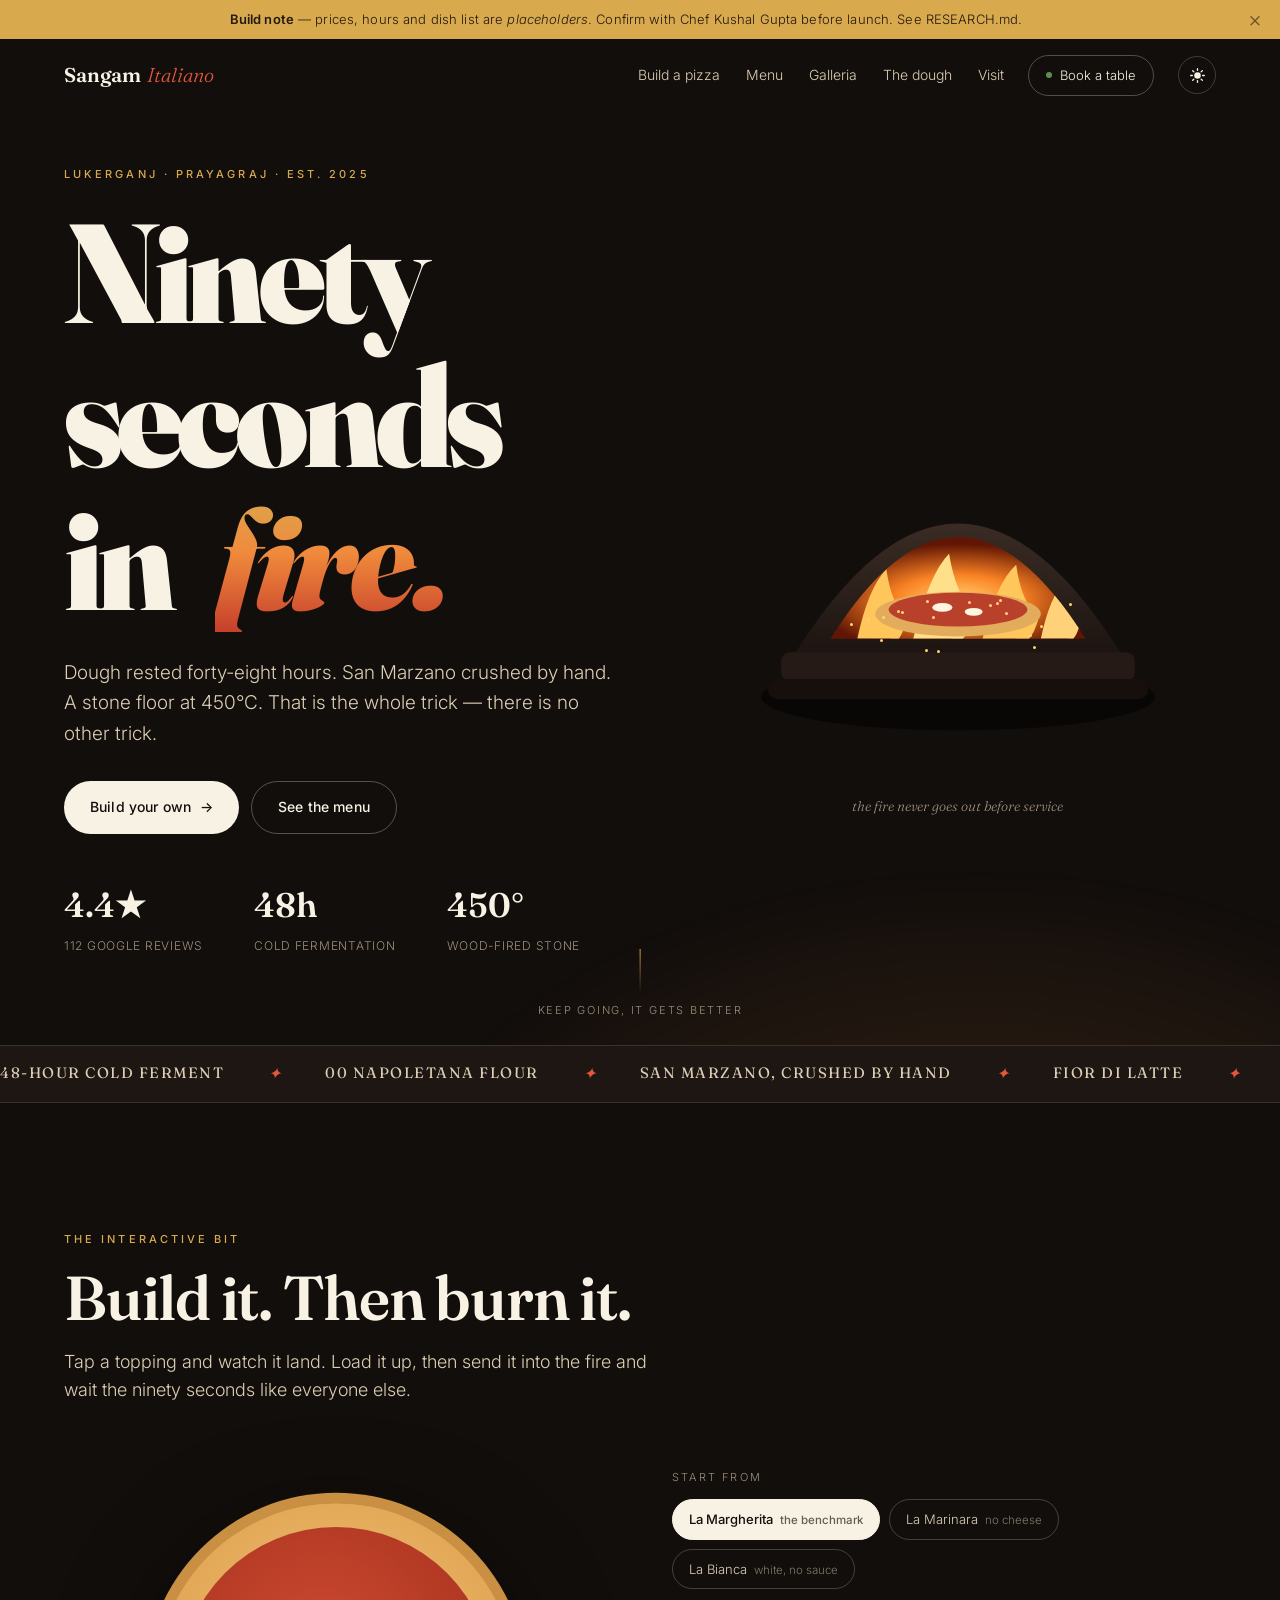
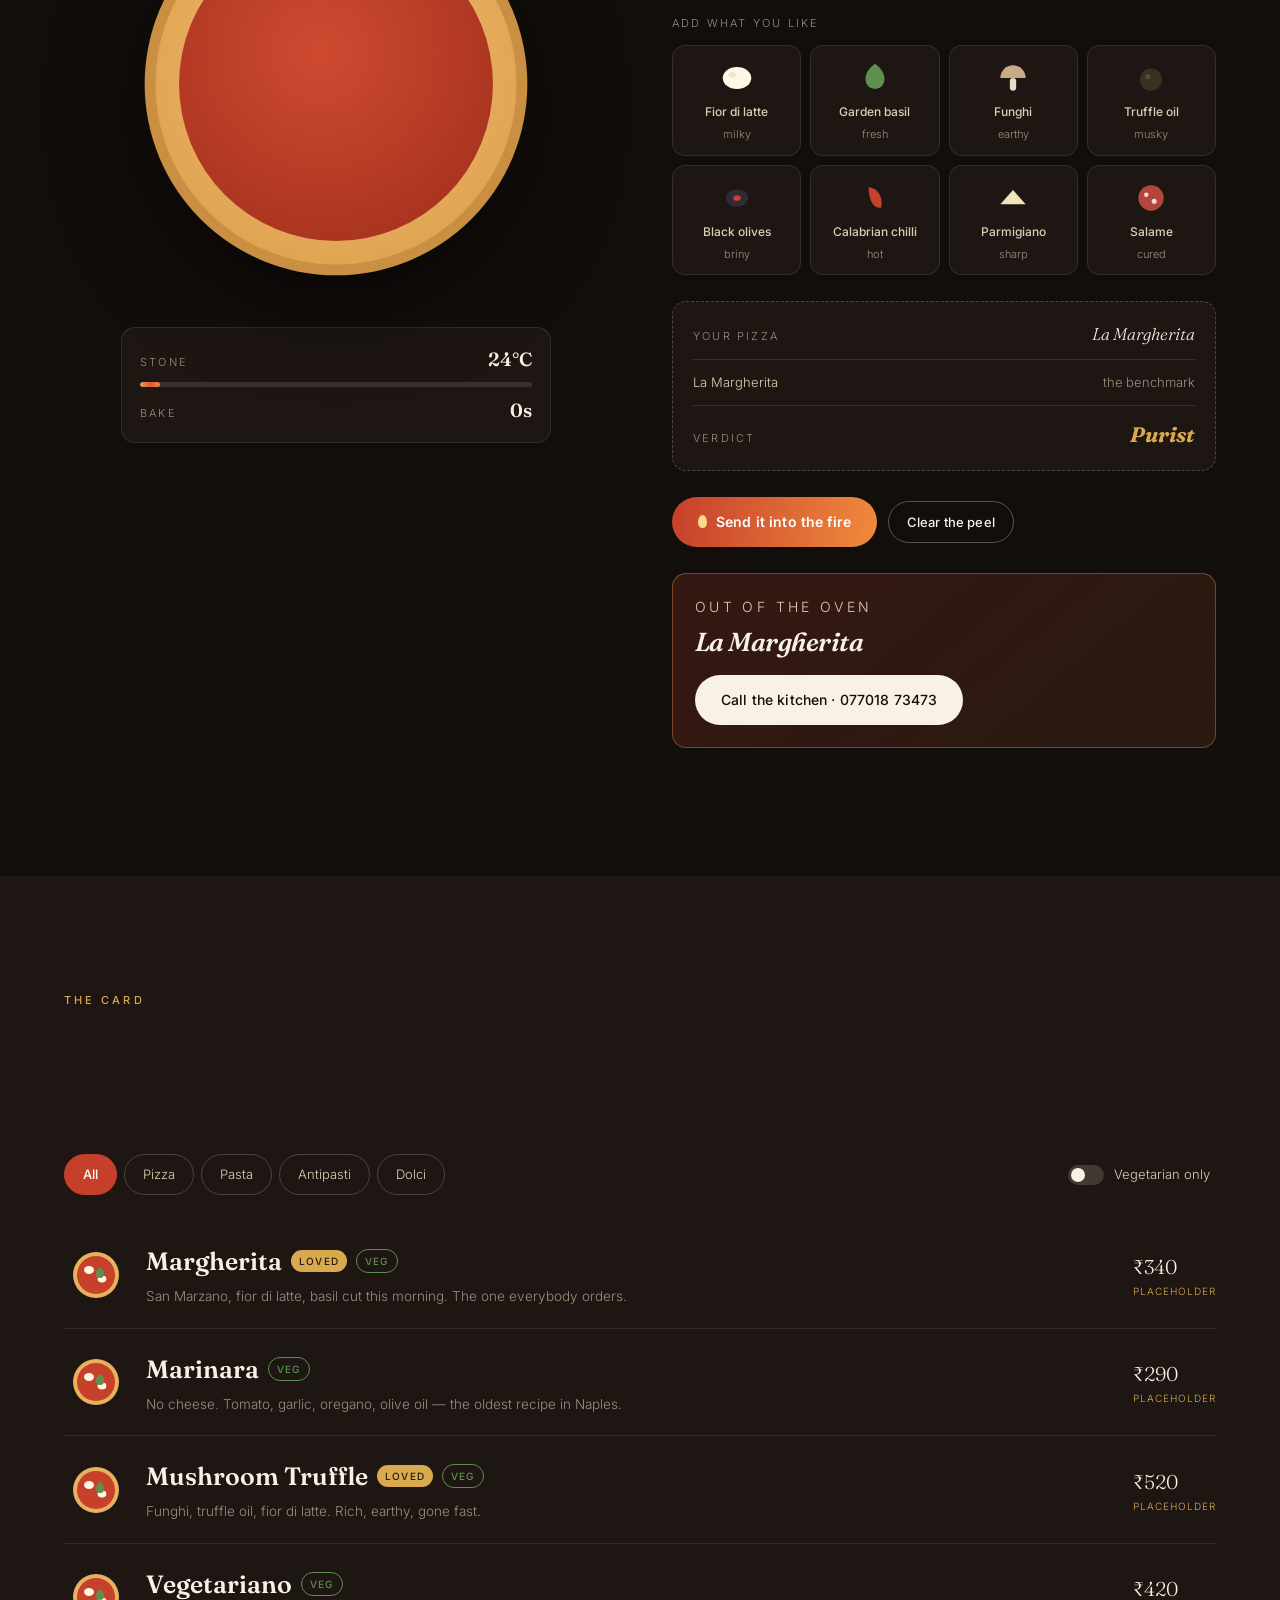
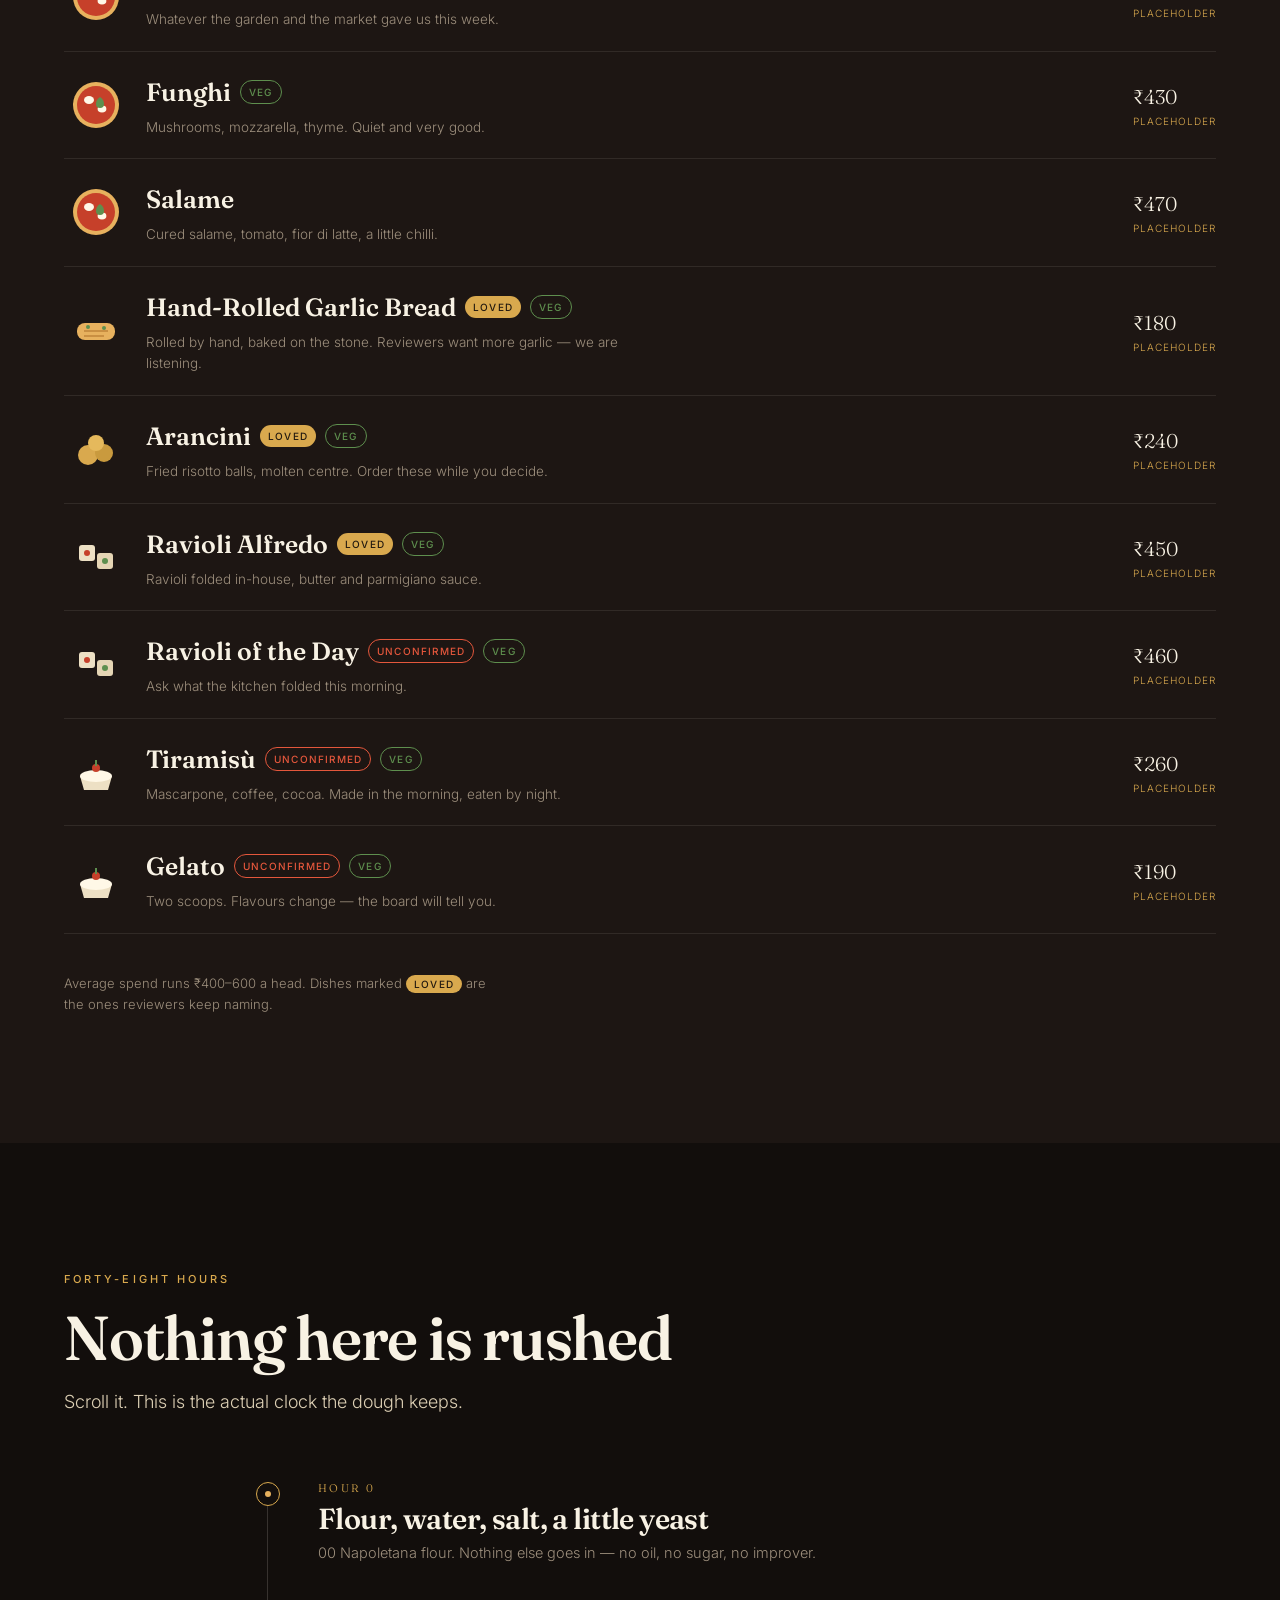
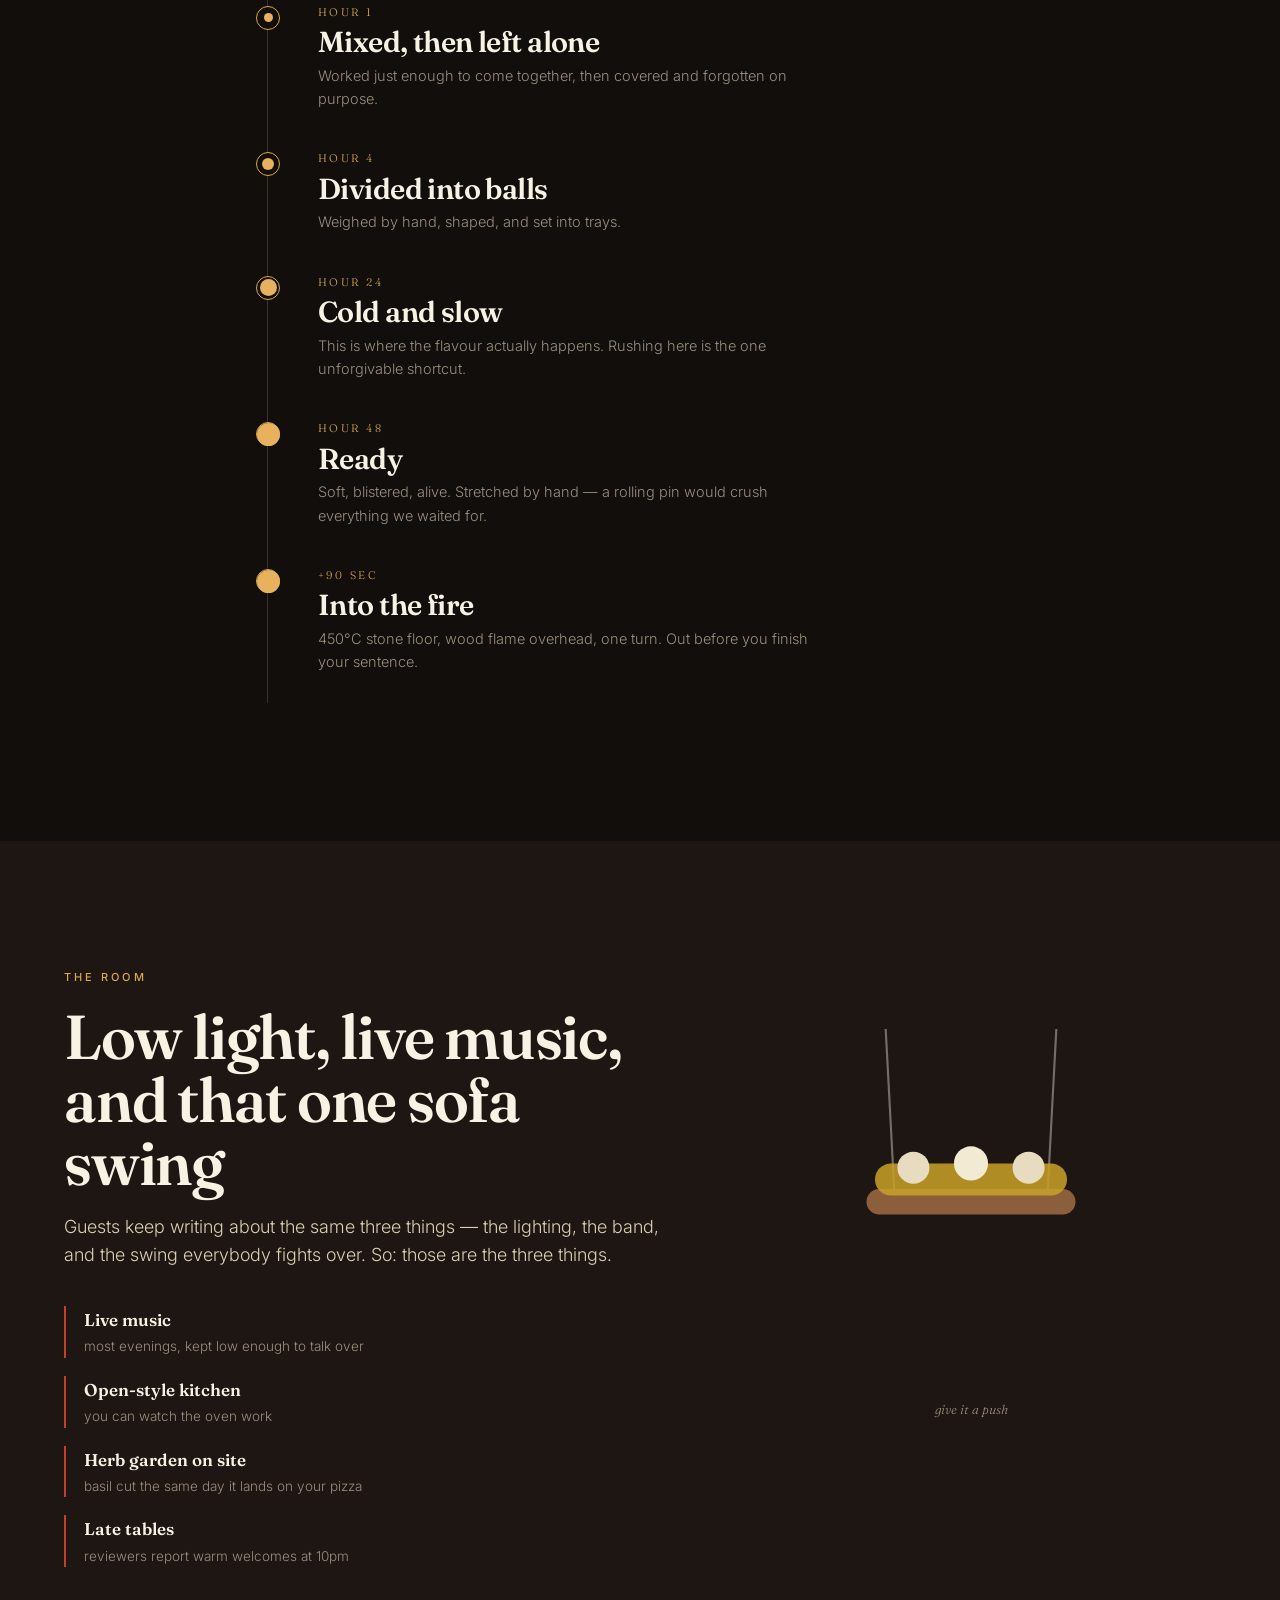
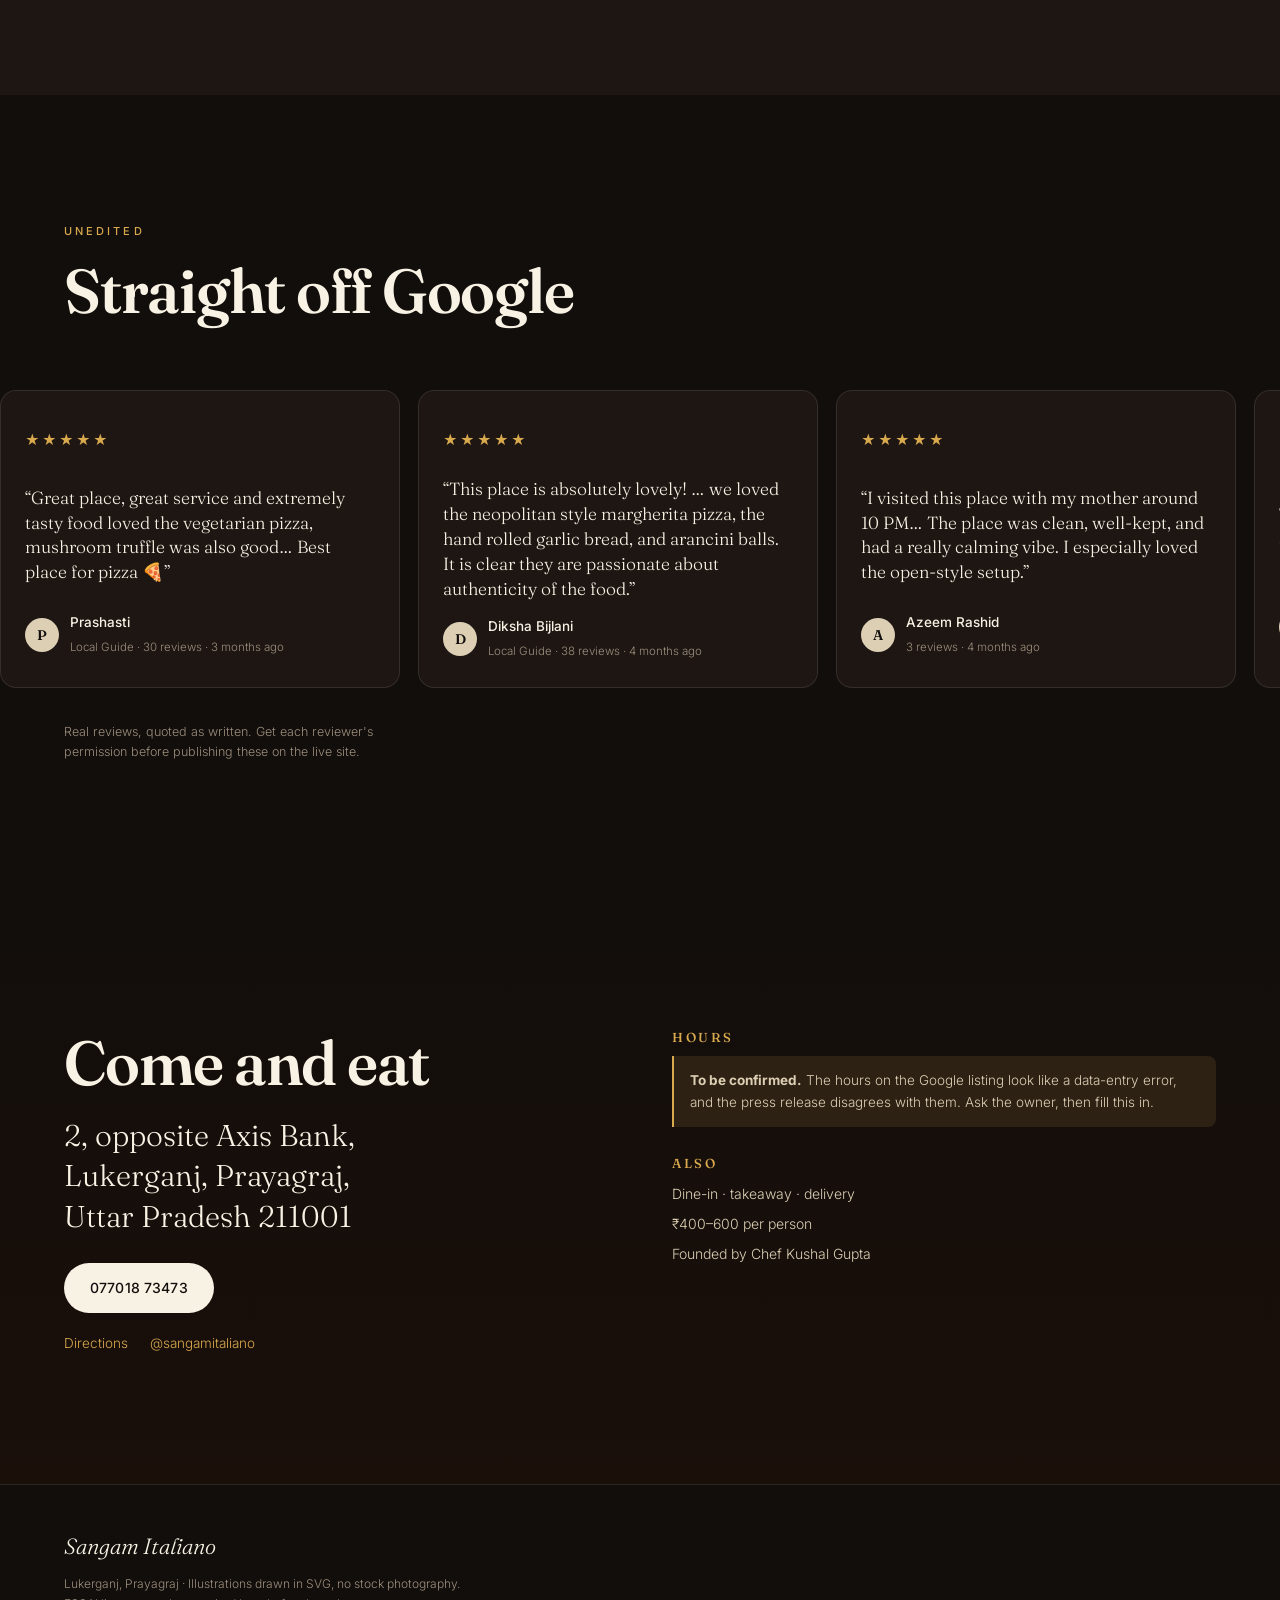
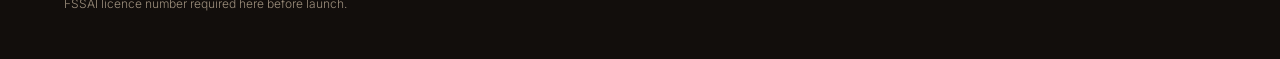
<file: index.html>
<!DOCTYPE html>
<html lang="en">
<head>
<meta charset="utf-8">
<meta name="viewport" content="width=device-width,initial-scale=1">
<title>Sangam Italiano — Wood-Fired Napoletana in Prayagraj</title>
<meta name="description" content="Handmade ravioli, 48-hour fermented Napoletana dough, wood-fired pizza. Lukerganj, Prayagraj. Founded by Chef Kushal Gupta.">
<link rel="preconnect" href="https://fonts.googleapis.com">
<link rel="preconnect" href="https://fonts.gstatic.com" crossorigin>
<link href="https://fonts.googleapis.com/css2?family=Fraunces:opsz,wght@9..144,300;9..144,400;9..144,600;9..144,900&family=Inter:wght@300;400;500;600&display=swap" rel="stylesheet">
<link rel="stylesheet" href="styles.css">
<script>
/* Applied before first paint so a saved light theme doesn't flash dark.
   Dark is the default — we deliberately ignore prefers-color-scheme. */
try{var t=localStorage.getItem('sangam-theme')||'dark';
    document.documentElement.setAttribute('data-theme',t);}catch(e){}
</script>
</head>
<body>

<!-- ══ DEV NOTE — delete this block before going live ══ -->
<div class="devnote" id="devnote">
  <strong>Build note</strong> — prices, hours and dish list are <em>placeholders</em>.
  Confirm with Chef Kushal Gupta before launch. See RESEARCH.md.
  <button type="button" data-close-devnote aria-label="Dismiss build note">&times;</button>
</div>

<!-- ══ PRELOADER ══ -->
<div class="preload" id="preload" aria-hidden="true">
  <svg viewBox="0 0 120 120" class="preload__dough">
    <circle cx="60" cy="60" r="34" class="preload__ball"></circle>
  </svg>
  <p class="preload__word">stretching the dough</p>
</div>

<div class="hungerbar" id="hungerbar"><span></span></div>
<div class="glow" id="glow" aria-hidden="true"></div>

<!-- ══ NAV ══ -->
<header class="nav" id="nav">
  <a href="#top" class="nav__mark">
    <span class="nav__mark-s">Sangam</span><span class="nav__mark-i">Italiano</span>
  </a>
  <nav class="nav__links" id="navLinks" aria-label="Main">
    <a href="#forge">Build a pizza</a>
    <a href="#menu">Menu</a>
    <a href="galleria.html">Galleria</a>
    <a href="#dough">The dough</a>
    <a href="#visit">Visit</a>
  </nav>
  <a class="nav__cta" href="tel:07701873473">
    <span class="nav__cta-dot"></span><span class="nav__cta-txt">Book a table</span>
    <svg class="nav__cta-ico" viewBox="0 0 24 24" aria-hidden="true"><path d="M6.6 10.8c1.1 2.2 2.9 4 5.1 5.1l1.9-1.9c.3-.3.7-.4 1-.2 1.1.4 2.3.6 3.5.6.6 0 1 .4 1 1V19c0 .6-.4 1-1 1-8.3 0-15-6.7-15-15 0-.6.4-1 1-1h3.6c.6 0 1 .4 1 1 0 1.2.2 2.4.6 3.5.1.4 0 .8-.2 1l-2 2z" fill="currentColor"/></svg>
  </a>
  <button class="themetog" id="themeTog" aria-label="Switch to light mode" aria-pressed="false">
    <svg class="themetog__sun" viewBox="0 0 24 24" aria-hidden="true"><circle cx="12" cy="12" r="4.6" fill="currentColor"/><g stroke="currentColor" stroke-width="1.9" stroke-linecap="round"><path d="M12 2.4v2.3M12 19.3v2.3M2.4 12h2.3M19.3 12h2.3M5.2 5.2l1.7 1.7M17.1 17.1l1.7 1.7M18.8 5.2l-1.7 1.7M6.9 17.1l-1.7 1.7"/></g></svg>
    <svg class="themetog__moon" viewBox="0 0 24 24" aria-hidden="true"><path d="M20.5 15.2A9 9 0 019.3 3.9a9 9 0 107.3 14.4 9.05 9.05 0 013.9-3.1z" fill="currentColor"/></svg>
  </button>
  <button class="burger" id="burger" aria-label="Open menu" aria-expanded="false" aria-controls="navLinks">
    <span></span><span></span><span></span>
  </button>
</header>

<main id="top">

<!-- ══ HERO ══ -->
<section class="hero">
  <div class="hero__heat" aria-hidden="true"></div>
  <div class="hero__leaves" id="leaves" aria-hidden="true"></div>

  <div class="hero__inner">
    <div class="hero__copy">
      <p class="eyebrow reveal">Lukerganj &middot; Prayagraj &middot; est. 2025</p>
      <h1 class="hero__h1">
        <span class="reveal" style="--d:.05s">Ninety</span>
        <span class="reveal" style="--d:.12s">seconds</span>
        <span class="reveal" style="--d:.19s">in</span>
        <span class="reveal hero__flame" style="--d:.26s">fire.</span>
      </h1>
      <p class="hero__sub reveal" style="--d:.34s">
        Dough rested forty-eight hours. San Marzano crushed by hand.
        A stone floor at 450&deg;C. That is the whole trick — there is no other trick.
      </p>
      <div class="hero__acts reveal" style="--d:.42s">
        <a class="btn btn--fill" href="#forge">Build your own <span aria-hidden="true">&rarr;</span></a>
        <a class="btn btn--ghost" href="#menu">See the menu</a>
      </div>
      <dl class="hero__stats reveal" style="--d:.5s">
        <div><dt>4.4&#9733;</dt><dd>112 Google reviews</dd></div>
        <div><dt>48h</dt><dd>cold fermentation</dd></div>
        <div><dt>450&deg;</dt><dd>wood-fired stone</dd></div>
      </dl>
    </div>

    <div class="hero__stage">
      <div class="oven" id="oven">
        <svg viewBox="0 0 420 420" class="oven__svg" aria-label="A wood-fired oven with a pizza turning inside">
          <defs>
            <radialGradient id="mouthGlow" cx="50%" cy="62%" r="55%">
              <stop offset="0%" stop-color="#FFD27A"/>
              <stop offset="45%" stop-color="#F0842E"/>
              <stop offset="100%" stop-color="#5B1607"/>
            </radialGradient>
            <linearGradient id="domeG" x1="0" y1="0" x2="0" y2="1">
              <stop offset="0%" stop-color="#3A2C24"/>
              <stop offset="100%" stop-color="#1B1310"/>
            </linearGradient>
            <clipPath id="mouthClip"><path d="M96 300 Q210 118 324 300 Z"/></clipPath>
          </defs>
          <ellipse cx="210" cy="352" rx="176" ry="30" class="oven__shadow"/>
          <path d="M60 320 Q210 74 360 320 Z" fill="url(#domeG)"/>
          <path d="M96 300 Q210 118 324 300 Z" fill="url(#mouthGlow)" class="oven__mouth"/>
          <g clip-path="url(#mouthClip)">
            <g class="oven__fire">
              <path class="flame f1" d="M120 300 q10-46 26-62 q4 30 18 44 q-6 26 -14 18 z"/>
              <path class="flame f2" d="M170 300 q14-58 32-76 q6 36 22 54 q-8 32 -20 22 z"/>
              <path class="flame f3" d="M232 300 q12-50 30-66 q4 32 20 48 q-8 28 -20 18 z"/>
              <path class="flame f4" d="M284 300 q8-38 22-52 q4 24 14 36 q-6 22 -12 16 z"/>
            </g>
            <g class="oven__pie" id="ovenPie">
              <ellipse cx="210" cy="278" rx="74" ry="20" fill="#E2AC5C"/>
              <ellipse cx="210" cy="274" rx="62" ry="15" fill="#B9412C"/>
              <ellipse cx="196" cy="272" rx="9" ry="4" fill="#FFF6E2"/>
              <ellipse cx="224" cy="276" rx="8" ry="3.5" fill="#FFF6E2"/>
            </g>
          </g>
          <rect x="52" y="312" width="316" height="26" rx="8" fill="#251A15"/>
          <rect x="40" y="336" width="340" height="18" rx="9" fill="#160F0C"/>
        </svg>
        <div class="oven__sparks" id="sparks" aria-hidden="true"></div>
      </div>
      <p class="oven__cap">the fire never goes out before service</p>
    </div>
  </div>

  <a href="#forge" class="scrollcue" aria-label="Scroll down">
    <span></span><em>keep going, it gets better</em>
  </a>
</section>

<!-- ══ MARQUEE ══ -->
<div class="marquee" aria-hidden="true">
  <div class="marquee__track" id="marqueeTrack"></div>
</div>

<!-- ══ THE FORGE ══ -->
<section class="forge" id="forge">
  <div class="sec-head">
    <p class="eyebrow reveal">The interactive bit</p>
    <h2 class="sec-h2 reveal">Build it. Then burn it.</h2>
    <p class="sec-lede reveal">
      Tap a topping and watch it land. Load it up, then send it into the fire and
      wait the ninety seconds like everyone else.
    </p>
  </div>

  <div class="forge__grid">
    <!-- pizza stage -->
    <div class="forge__stage reveal">
      <div class="peel" id="peel">
        <svg viewBox="0 0 400 400" class="pizza" id="pizza" aria-label="Your pizza in progress">
          <defs>
            <radialGradient id="crustG" cx="50%" cy="45%" r="60%">
              <stop offset="0%" stop-color="#F0C078"/>
              <stop offset="100%" stop-color="#DFA24F"/>
            </radialGradient>
            <radialGradient id="sauceG" cx="45%" cy="40%" r="65%">
              <stop offset="0%" stop-color="#CE4A31"/>
              <stop offset="100%" stop-color="#A8331F"/>
            </radialGradient>
          </defs>
          <circle cx="200" cy="200" r="178" fill="#C98F42" class="pz-rim"/>
          <circle cx="200" cy="200" r="168" fill="url(#crustG)"/>
          <circle cx="200" cy="200" r="146" fill="url(#sauceG)" class="pz-sauce"/>
          <g id="pzToppings"></g>
          <g id="pzChar" class="pz-char"></g>
          <g id="pzSteam" class="pz-steam"></g>
        </svg>
        <div class="peel__flames" id="peelFlames" aria-hidden="true">
          <i></i><i></i><i></i><i></i><i></i><i></i>
        </div>
        <div class="peel__stamp" id="stamp" aria-hidden="true">perfetto</div>
      </div>

      <div class="gauge" id="gauge">
        <div class="gauge__row">
          <span class="gauge__lbl">stone</span>
          <strong class="gauge__val" id="tempVal">24&deg;C</strong>
        </div>
        <div class="gauge__bar"><span id="tempBar"></span></div>
        <div class="gauge__row">
          <span class="gauge__lbl">bake</span>
          <strong class="gauge__val" id="timeVal">0s</strong>
        </div>
      </div>
    </div>

    <!-- controls -->
    <div class="forge__panel reveal" style="--d:.12s">
      <div class="forge__base" role="group" aria-label="Choose a base">
        <span class="forge__legend">Start from</span>
        <div class="chips" id="baseChips"></div>
      </div>

      <div class="forge__tops">
        <span class="forge__legend">Add what you like</span>
        <div class="tops" id="topGrid"></div>
      </div>

      <div class="ticket" id="ticket">
        <div class="ticket__head">
          <span>Your pizza</span>
          <em id="ticketName">La Margherita</em>
        </div>
        <ul class="ticket__lines" id="ticketLines"></ul>
        <div class="ticket__total">
          <span>Verdict</span>
          <strong id="ticketVerdict">Purist</strong>
        </div>
      </div>

      <div class="forge__acts">
        <button class="btn btn--fire" id="fireBtn">
          <span class="btn__fireicon" aria-hidden="true"></span>
          Send it into the fire
        </button>
        <button class="btn btn--ghost btn--sm" id="resetBtn">Clear the peel</button>
      </div>

      <div class="forge__done" id="forgeDone" hidden>
        <p class="forge__done-k">Out of the oven</p>
        <h3 id="doneName">La Margherita</h3>
        <p id="doneLine"></p>
        <a class="btn btn--fill" href="tel:07701873473">Call the kitchen &middot; 077018 73473</a>
      </div>
    </div>
  </div>
</section>

<!-- ══ MENU ══ -->
<section class="menu" id="menu">
  <div class="sec-head">
    <p class="eyebrow reveal">The card</p>
    <h2 class="sec-h2 reveal">What comes out of that oven</h2>
  </div>

  <div class="menu__bar reveal">
    <div class="tabs" id="menuTabs" role="tablist" aria-label="Menu sections"></div>
    <button class="vegtog" id="vegTog" aria-pressed="false">
      <span class="vegtog__box"><span class="vegtog__dot"></span></span>
      Vegetarian only
    </button>
  </div>

  <ul class="menu__list" id="menuList"></ul>

  <p class="menu__foot reveal">
    Average spend runs &#8377;400&ndash;600 a head. Dishes marked
    <span class="badge badge--loved">loved</span> are the ones reviewers keep naming.
  </p>
</section>

<!-- ══ DOUGH TIMELINE ══ -->
<section class="dough" id="dough">
  <div class="sec-head">
    <p class="eyebrow reveal">Forty-eight hours</p>
    <h2 class="sec-h2 reveal">Nothing here is rushed</h2>
    <p class="sec-lede reveal">Scroll it. This is the actual clock the dough keeps.</p>
  </div>

  <ol class="tl" id="timeline"></ol>
</section>

<!-- ══ THE ROOM ══ -->
<section class="room" id="room">
  <div class="room__grid">
    <div class="room__copy">
      <p class="eyebrow reveal">The room</p>
      <h2 class="sec-h2 reveal">Low light, live music,<br>and that one sofa swing</h2>
      <p class="sec-lede reveal">
        Guests keep writing about the same three things — the lighting, the band,
        and the swing everybody fights over. So: those are the three things.
      </p>
      <ul class="room__list">
        <li class="reveal" style="--d:.05s"><b>Live music</b><span>most evenings, kept low enough to talk over</span></li>
        <li class="reveal" style="--d:.12s"><b>Open-style kitchen</b><span>you can watch the oven work</span></li>
        <li class="reveal" style="--d:.19s"><b>Herb garden on site</b><span>basil cut the same day it lands on your pizza</span></li>
        <li class="reveal" style="--d:.26s"><b>Late tables</b><span>reviewers report warm welcomes at 10pm</span></li>
      </ul>
    </div>

    <div class="room__art reveal">
      <div class="swing" id="swing">
        <svg viewBox="0 0 300 340" aria-label="A hanging sofa swing">
          <line x1="70" y1="0" x2="78" y2="150" class="swing__rope"/>
          <line x1="230" y1="0" x2="222" y2="150" class="swing__rope"/>
          <rect x="52" y="150" width="196" height="24" rx="12" fill="#8B5E3C"/>
          <rect x="60" y="126" width="180" height="30" rx="15" fill="#C9A227" opacity=".85"/>
          <circle cx="96" cy="130" r="15" fill="#E8DCC0"/>
          <circle cx="150" cy="126" r="16" fill="#F3EAD3"/>
          <circle cx="204" cy="130" r="15" fill="#E8DCC0"/>
        </svg>
        <p class="swing__cap">give it a push</p>
      </div>
      <div class="viz" id="viz" aria-hidden="true"></div>
    </div>
  </div>
</section>

<!-- ══ REVIEWS ══ -->
<section class="revs">
  <div class="sec-head">
    <p class="eyebrow reveal">Unedited</p>
    <h2 class="sec-h2 reveal">Straight off Google</h2>
  </div>
  <div class="revs__rail" id="revsRail"></div>
  <p class="revs__note reveal">
    Real reviews, quoted as written. Get each reviewer's permission before
    publishing these on the live site.
  </p>
</section>

<!-- ══ VISIT ══ -->
<section class="visit" id="visit">
  <div class="visit__grid">
    <div class="visit__block reveal">
      <h2 class="sec-h2">Come and eat</h2>
      <p class="visit__addr">
        2, opposite Axis Bank,<br>Lukerganj, Prayagraj,<br>Uttar Pradesh 211001
      </p>
      <a class="btn btn--fill" href="tel:07701873473">077018 73473</a>
      <div class="visit__links">
        <a href="https://www.google.com/maps/place/Sangam+Italiano/@25.4411002,81.816763,17z" target="_blank" rel="noopener">Directions</a>
        <a href="https://www.instagram.com/sangamitaliano/" target="_blank" rel="noopener">@sangamitaliano</a>
      </div>
    </div>

    <div class="visit__block reveal" style="--d:.12s">
      <h3 class="visit__h3">Hours</h3>
      <p class="visit__tbc">
        <b>To be confirmed.</b> The hours on the Google listing look like a
        data-entry error, and the press release disagrees with them. Ask the
        owner, then fill this in.
      </p>
      <h3 class="visit__h3">Also</h3>
      <ul class="visit__ul">
        <li>Dine-in &middot; takeaway &middot; delivery</li>
        <li>&#8377;400&ndash;600 per person</li>
        <li>Founded by Chef Kushal Gupta</li>
      </ul>
    </div>
  </div>
</section>

</main>

<footer class="foot">
  <p class="foot__mark">Sangam Italiano</p>
  <p class="foot__small">
    Lukerganj, Prayagraj &middot; Illustrations drawn in SVG, no stock photography.
    <br>FSSAI licence number required here before launch.
  </p>
</footer>

<script src="app.js"></script>
</body>
</html>
</file>
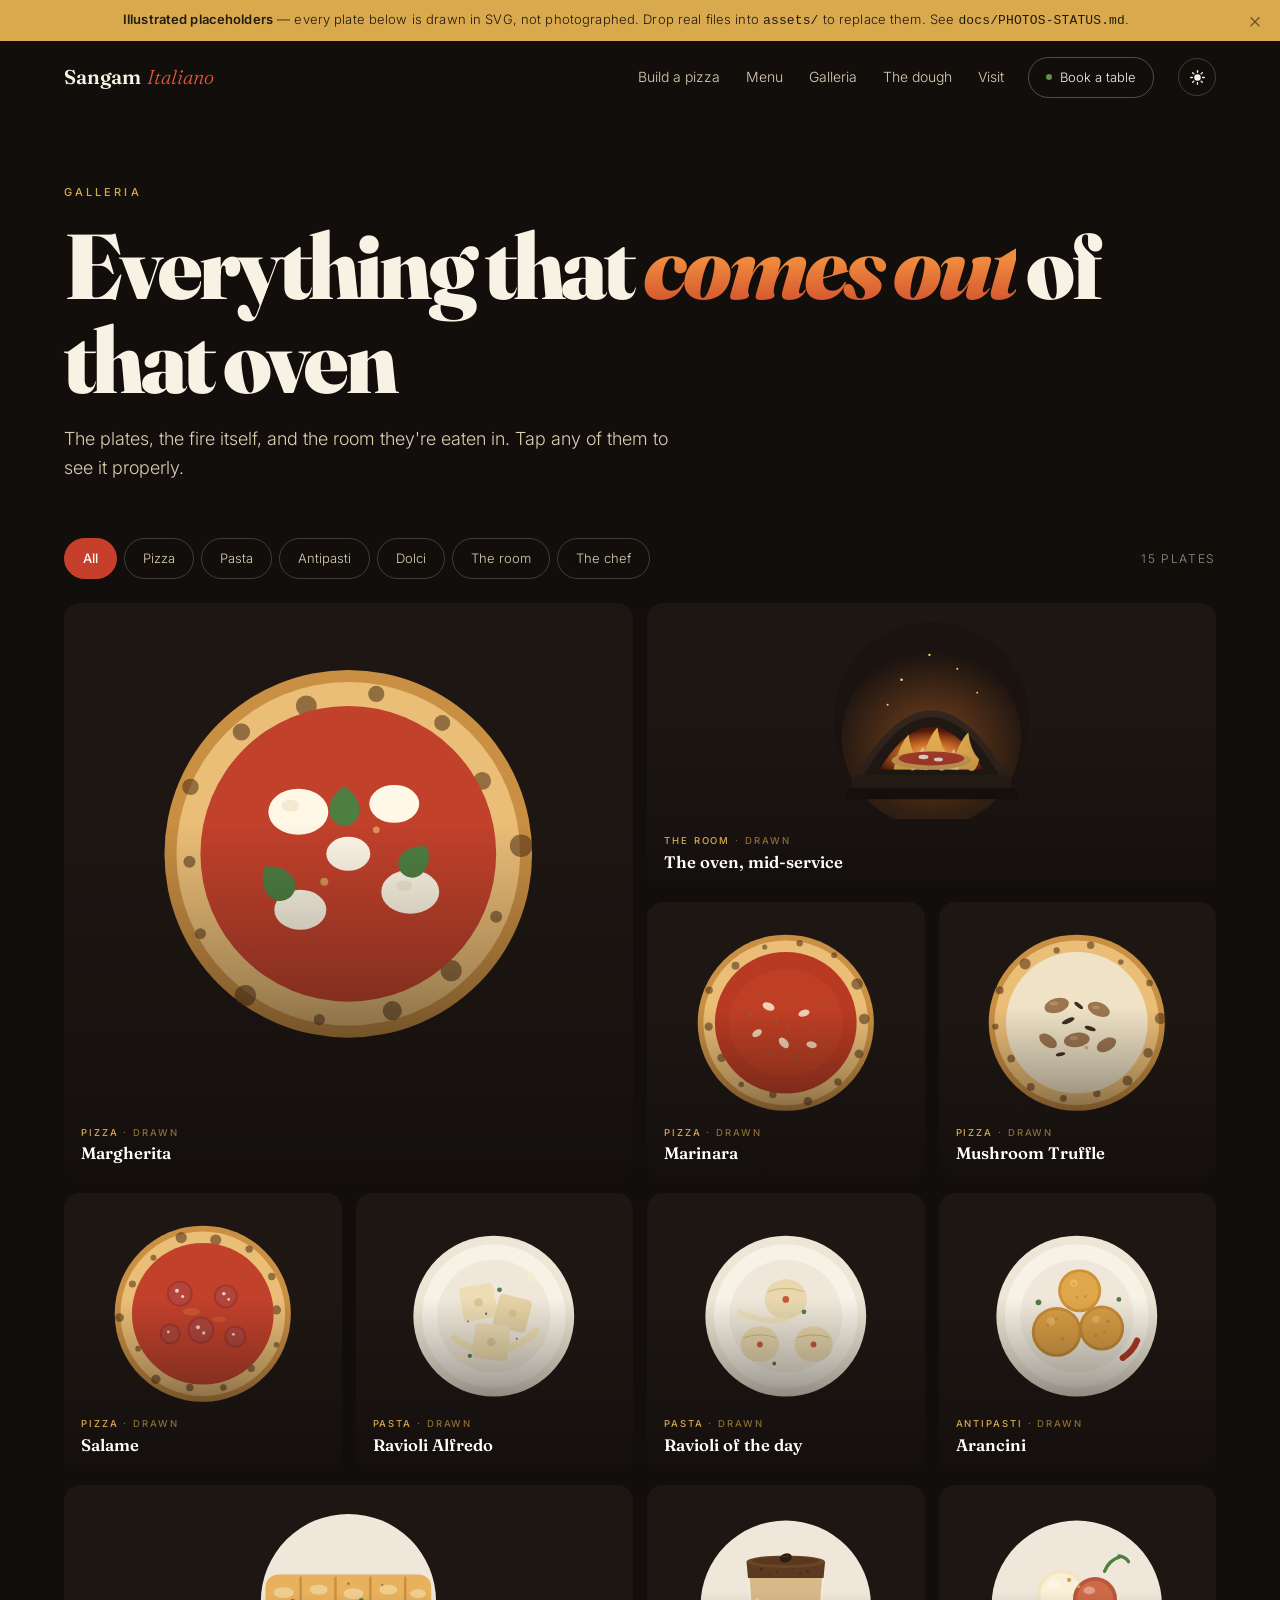
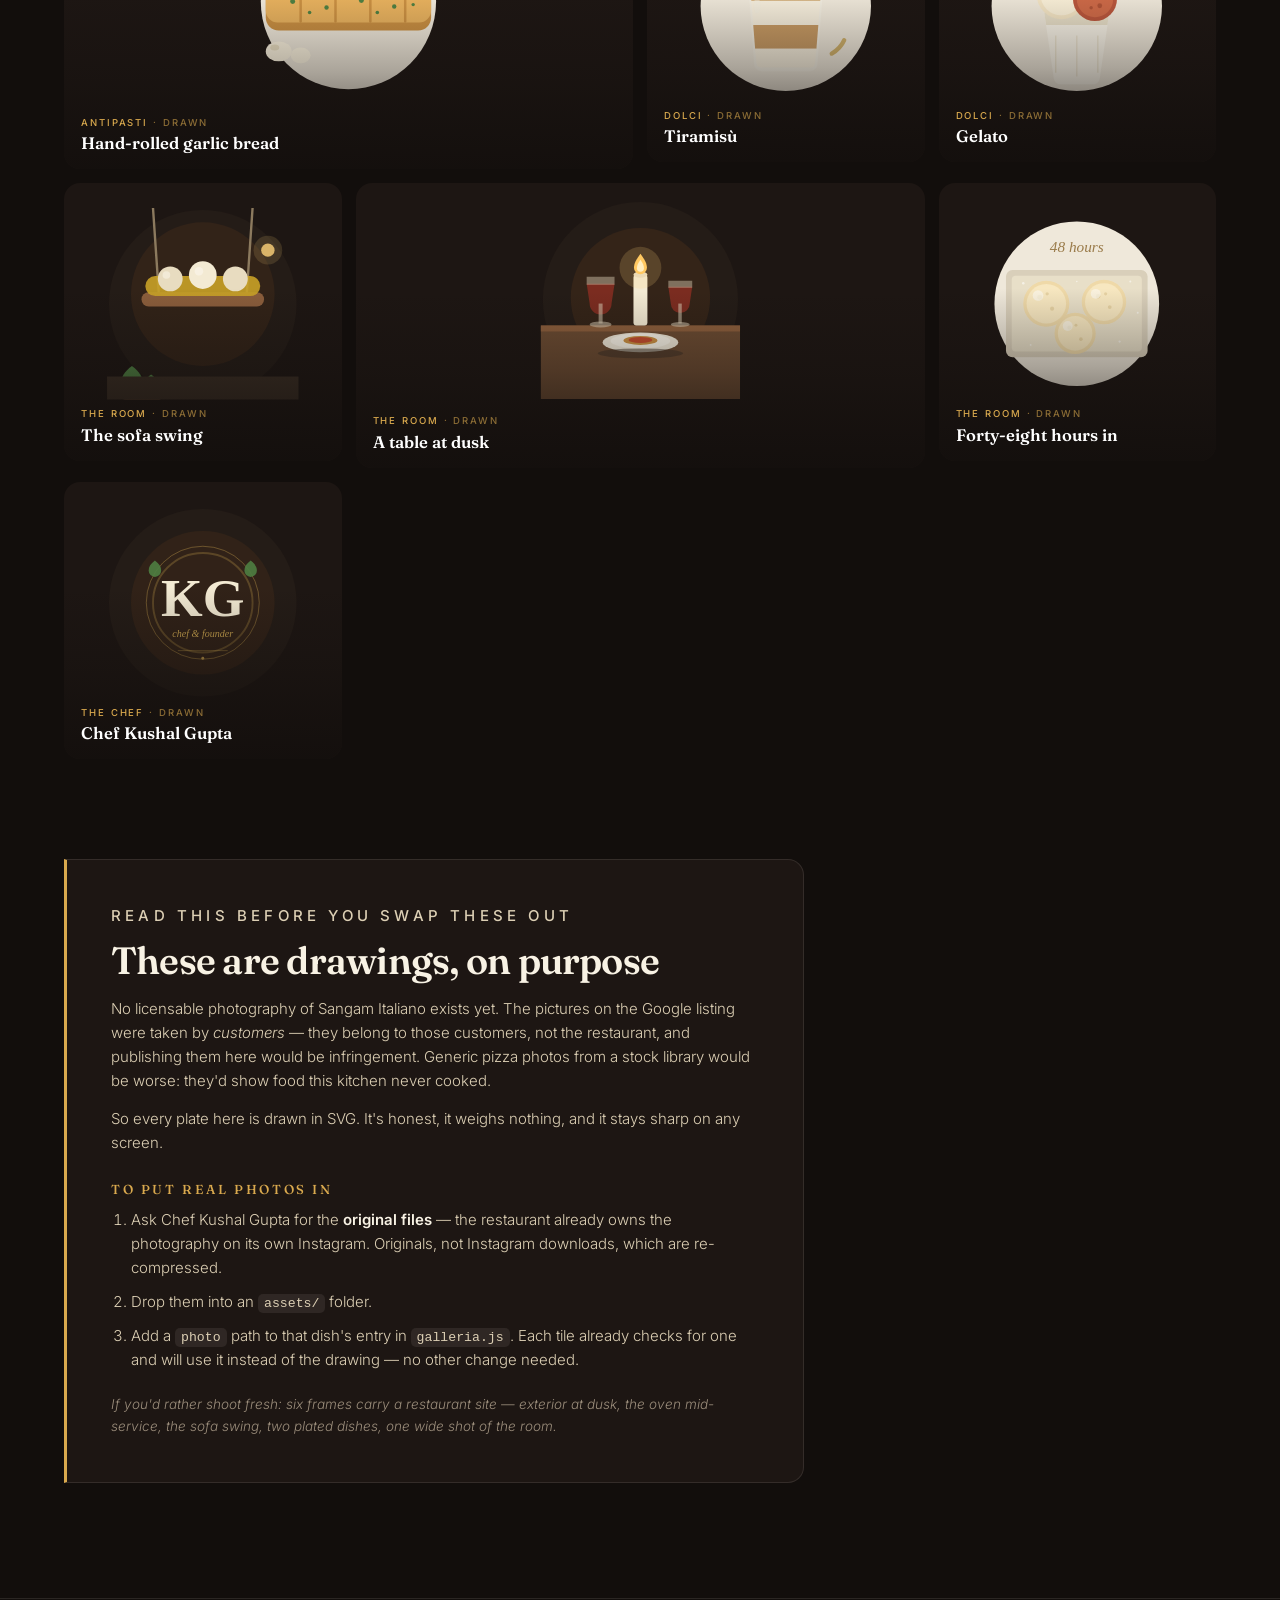
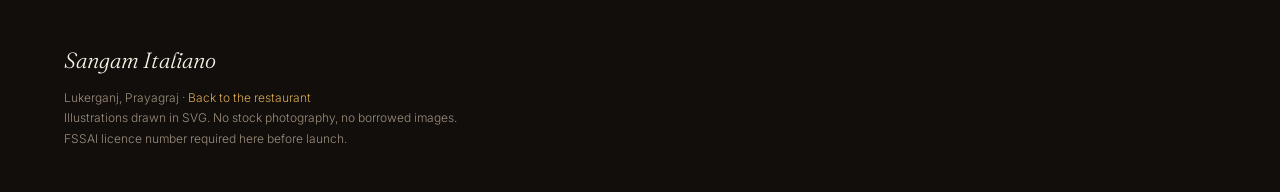
<file: galleria.html>
<!DOCTYPE html>
<html lang="en">
<head>
<meta charset="utf-8">
<meta name="viewport" content="width=device-width,initial-scale=1">
<title>Galleria — Sangam Italiano</title>
<meta name="description" content="The dishes, the oven, the room. Sangam Italiano, Lukerganj, Prayagraj.">
<link rel="preconnect" href="https://fonts.googleapis.com">
<link rel="preconnect" href="https://fonts.gstatic.com" crossorigin>
<link href="https://fonts.googleapis.com/css2?family=Fraunces:opsz,wght@9..144,300;9..144,400;9..144,600;9..144,900&family=Inter:wght@300;400;500;600&display=swap" rel="stylesheet">
<link rel="stylesheet" href="styles.css">
<link rel="stylesheet" href="galleria.css">
<script>
try{var t=localStorage.getItem('sangam-theme')||'dark';
    document.documentElement.setAttribute('data-theme',t);}catch(e){}
</script>
</head>
<body>

<!-- ══ DEV NOTE — delete before going live ══ -->
<div class="devnote" id="devnote">
  <strong>Illustrated placeholders</strong> — every plate below is drawn in SVG,
  not photographed. Drop real files into <code>assets/</code> to replace them.
  See <code>docs/PHOTOS-STATUS.md</code>.
  <button type="button" data-close-devnote aria-label="Dismiss build note">&times;</button>
</div>

<div class="hungerbar" id="hungerbar"><span></span></div>

<!-- ══ NAV ══ -->
<header class="nav" id="nav">
  <a href="index.html" class="nav__mark">
    <span class="nav__mark-s">Sangam</span><span class="nav__mark-i">Italiano</span>
  </a>
  <nav class="nav__links" id="navLinks" aria-label="Main">
    <a href="index.html#forge">Build a pizza</a>
    <a href="index.html#menu">Menu</a>
    <a href="galleria.html" aria-current="page">Galleria</a>
    <a href="index.html#dough">The dough</a>
    <a href="index.html#visit">Visit</a>
  </nav>
  <a class="nav__cta" href="tel:07701873473">
    <span class="nav__cta-dot"></span><span class="nav__cta-txt">Book a table</span>
    <svg class="nav__cta-ico" viewBox="0 0 24 24" aria-hidden="true"><path d="M6.6 10.8c1.1 2.2 2.9 4 5.1 5.1l1.9-1.9c.3-.3.7-.4 1-.2 1.1.4 2.3.6 3.5.6.6 0 1 .4 1 1V19c0 .6-.4 1-1 1-8.3 0-15-6.7-15-15 0-.6.4-1 1-1h3.6c.6 0 1 .4 1 1 0 1.2.2 2.4.6 3.5.1.4 0 .8-.2 1l-2 2z" fill="currentColor"/></svg>
  </a>
  <button class="themetog" id="themeTog" aria-label="Switch to light mode" aria-pressed="false">
    <svg class="themetog__sun" viewBox="0 0 24 24" aria-hidden="true"><circle cx="12" cy="12" r="4.6" fill="currentColor"/><g stroke="currentColor" stroke-width="1.9" stroke-linecap="round"><path d="M12 2.4v2.3M12 19.3v2.3M2.4 12h2.3M19.3 12h2.3M5.2 5.2l1.7 1.7M17.1 17.1l1.7 1.7M18.8 5.2l-1.7 1.7M6.9 17.1l-1.7 1.7"/></g></svg>
    <svg class="themetog__moon" viewBox="0 0 24 24" aria-hidden="true"><path d="M20.5 15.2A9 9 0 019.3 3.9a9 9 0 107.3 14.4 9.05 9.05 0 013.9-3.1z" fill="currentColor"/></svg>
  </button>
  <button class="burger" id="burger" aria-label="Open menu" aria-expanded="false" aria-controls="navLinks">
    <span></span><span></span><span></span>
  </button>
</header>

<main>

<!-- ══ HEADER ══ -->
<section class="gtop">
  <p class="eyebrow reveal">Galleria</p>
  <h1 class="gtop__h1 reveal" style="--d:.06s">
    Everything that <span class="gtop__em">comes out</span> of that oven
  </h1>
  <p class="sec-lede reveal" style="--d:.14s">
    The plates, the fire itself, and the room they're eaten in.
    Tap any of them to see it properly.
  </p>
</section>

<!-- ══ FILTERS ══ -->
<div class="gbar reveal">
  <div class="tabs" id="galFilters" role="tablist" aria-label="Filter the gallery"></div>
  <p class="gbar__count" id="galCount"></p>
</div>

<!-- ══ MOSAIC ══ -->
<ul class="mosaic" id="mosaic"></ul>

<!-- ══ REAL PHOTOGRAPHY CALLOUT ══ -->
<section class="pcall">
  <div class="pcall__box reveal">
    <p class="eyebrow">Read this before you swap these out</p>
    <h2 class="pcall__h2">These are drawings, on purpose</h2>
    <p>
      No licensable photography of Sangam Italiano exists yet. The pictures on
      the Google listing were taken by <em>customers</em> — they belong to those
      customers, not the restaurant, and publishing them here would be
      infringement. Generic pizza photos from a stock library would be worse:
      they'd show food this kitchen never cooked.
    </p>
    <p>
      So every plate here is drawn in SVG. It's honest, it weighs nothing, and
      it stays sharp on any screen.
    </p>
    <h3 class="pcall__h3">To put real photos in</h3>
    <ol class="pcall__ol">
      <li>Ask Chef Kushal Gupta for the <b>original files</b> — the restaurant
          already owns the photography on its own Instagram. Originals, not
          Instagram downloads, which are re-compressed.</li>
      <li>Drop them into an <code>assets/</code> folder.</li>
      <li>Add a <code>photo</code> path to that dish's entry in
          <code>galleria.js</code>. Each tile already checks for one and will
          use it instead of the drawing — no other change needed.</li>
    </ol>
    <p class="pcall__fine">
      If you'd rather shoot fresh: six frames carry a restaurant site — exterior
      at dusk, the oven mid-service, the sofa swing, two plated dishes, one wide
      shot of the room.
    </p>
  </div>
</section>

</main>

<!-- ══ LIGHTBOX ══ -->
<div class="lbox" id="lbox" hidden role="dialog" aria-modal="true" aria-label="Gallery viewer">
  <button class="lbox__x" id="lboxClose" aria-label="Close viewer">&times;</button>
  <button class="lbox__nav lbox__nav--prev" id="lboxPrev" aria-label="Previous">&#8249;</button>
  <button class="lbox__nav lbox__nav--next" id="lboxNext" aria-label="Next">&#8250;</button>
  <figure class="lbox__fig">
    <div class="lbox__art" id="lboxArt"></div>
    <figcaption class="lbox__cap">
      <p class="lbox__kicker" id="lboxKicker"></p>
      <h2 class="lbox__title" id="lboxTitle"></h2>
      <p class="lbox__desc" id="lboxDesc"></p>
      <p class="lbox__n" id="lboxN"></p>
    </figcaption>
  </figure>
</div>

<footer class="foot">
  <p class="foot__mark">Sangam Italiano</p>
  <p class="foot__small">
    Lukerganj, Prayagraj &middot; <a href="index.html">Back to the restaurant</a>
    <br>Illustrations drawn in SVG. No stock photography, no borrowed images.
    <br>FSSAI licence number required here before launch.
  </p>
</footer>

<script src="galleria.js"></script>
</body>
</html>
</file>
<file: styles.css>
/* Sangam Italiano — all visuals are CSS/SVG. No photography. */
:root{
  /* ── themed tokens. RGB triplets so alpha variants re-theme too ── */
  --bg-rgb:18,14,12;            /* page background   */
  --bg2-rgb:29,22,19;           /* raised surface    */
  --fg-rgb:248,242,228;         /* primary text      */
  --bg:rgb(var(--bg-rgb));
  --bg2:rgb(var(--bg2-rgb));
  --fg:rgb(var(--fg-rgb));
  --fg2:#DCCFB4;                /* secondary text    */
  --mute:#9C8E7C;
  --visit-to:#1A0F09;           /* visit gradient tail */
  --shadow:rgba(0,0,0,.55);
  color-scheme:dark;

  /* ── brand accents ── */
  --tomato:#C63F2B; --tomato2:#E4573C;
  --basil:#5E8F4E; --gold:#D9A94E; --ember:#F08A3C;
  --crust:#E7B15E;
  --disp:"Fraunces",Georgia,"Times New Roman",serif;
  --ui:"Inter",-apple-system,BlinkMacSystemFont,"Segoe UI",sans-serif;
  --pad:clamp(20px,5vw,80px);
}

/* Light mode. Accents are darkened for contrast on a cream ground —
   the dark-mode gold/basil/tomato fail WCAG AA as text on light. */
[data-theme="light"]{
  --bg-rgb:250,246,238;
  --bg2-rgb:240,233,219;
  --fg-rgb:26,20,17;
  --fg2:#4A3F35;
  --mute:#6B6053;      /* was #7A6E60 -> only 4.11:1 on the raised surface */
  --visit-to:#EFE4D0;
  --shadow:rgba(72,48,20,.16);
  color-scheme:light;
  --gold:#855C10;      /* #D9A94E fails AA on cream; this clears 4.9:1 */
  --tomato2:#BF3A22;
  --basil:#3F6B33;
}
*{box-sizing:border-box}
html{scroll-behavior:smooth}
body{
  margin:0;background:var(--bg);color:var(--fg);
  font-family:var(--ui);font-weight:300;line-height:1.6;
  -webkit-font-smoothing:antialiased;overflow-x:hidden;
}
body,.marquee,.menu,.room,.top,.ticket,.gauge,.rev,.visit,.nav--stuck,.nav__links,.chip,.tab,.tl__dot{transition:background-color .35s ease,color .35s ease,border-color .35s ease}
h1,h2,h3{font-family:var(--disp);font-weight:600;line-height:1.02;margin:0;letter-spacing:-.02em}
a{color:inherit}
button{font:inherit;cursor:pointer}
img,svg{max-width:100%}

/* ── dev note ── */
.devnote{
  position:relative;z-index:60;background:var(--gold);color:#231a10;
  font-size:13px;padding:9px 46px 9px 18px;text-align:center;letter-spacing:.01em;
}
.devnote strong{font-weight:600}
.devnote button{
  position:absolute;right:10px;top:50%;translate:0 -50%;background:none;border:0;
  font-size:22px;line-height:1;color:#231a10;padding:0 8px;opacity:.6;
}
.devnote button:hover{opacity:1}
.devnote--gone{display:none}

/* ── preloader ── */
.preload{
  position:fixed;inset:0;z-index:100;background:var(--bg);
  display:grid;place-items:center;gap:14px;grid-auto-flow:row;
  transition:opacity .6s ease,visibility .6s;
}
.preload--done{opacity:0;visibility:hidden}
.preload__dough{width:120px;height:120px}
.preload__ball{fill:var(--crust);transform-origin:60px 60px;animation:knead 1.1s ease-in-out infinite}
@keyframes knead{
  0%,100%{transform:scale(1,1)}
  35%{transform:scale(1.28,.66)}
  70%{transform:scale(.86,1.18)}
}
.preload__word{font-family:var(--disp);color:var(--mute);font-size:14px;letter-spacing:.16em;text-transform:lowercase;margin:0}

/* ── hunger bar + cursor glow ── */
.hungerbar{position:fixed;top:0;left:0;right:0;height:3px;z-index:55;background:transparent;pointer-events:none}
.hungerbar span{display:block;height:100%;width:0;background:linear-gradient(90deg,var(--gold),var(--tomato2),var(--ember))}
.glow{
  position:fixed;width:520px;height:520px;border-radius:50%;pointer-events:none;z-index:1;
  background:radial-gradient(circle,rgba(240,138,60,.10),transparent 62%);
  translate:-50% -50%;transition:opacity .4s;opacity:0;
}

/* ── nav ── */
.nav{
  position:sticky;top:0;z-index:50;display:flex;align-items:center;gap:24px;
  padding:16px var(--pad);transition:background .35s,backdrop-filter .35s,padding .35s;
}
.nav--stuck{background:rgba(var(--bg-rgb),.82);backdrop-filter:blur(14px);padding-top:11px;padding-bottom:11px;
  box-shadow:0 1px 0 rgba(var(--fg-rgb),.08)}
.nav__mark{font-family:var(--disp);font-size:20px;text-decoration:none;white-space:nowrap}
.nav__mark-s{font-weight:600}
.nav__mark-i{color:var(--tomato2);font-style:italic;margin-left:.28em}
.nav__links{display:flex;gap:26px;margin-left:auto;font-size:14px}
.nav__links a{text-decoration:none;color:var(--fg2);position:relative;padding:4px 0;transition:color .25s}
.nav__links a::after{
  content:"";position:absolute;left:0;bottom:0;height:1px;width:0;background:var(--gold);transition:width .3s
}
.nav__links a:hover{color:var(--fg)}
.nav__links a:hover::after{width:100%}
.nav__cta{
  display:inline-flex;align-items:center;gap:8px;text-decoration:none;font-size:13px;
  border:1px solid rgba(var(--fg-rgb),.28);border-radius:999px;padding:9px 17px;transition:.25s
}
.nav__cta:hover{background:var(--fg);color:var(--bg);border-color:var(--fg)}
.nav__cta-dot{width:6px;height:6px;border-radius:50%;background:var(--basil);animation:pulse 2s infinite}
@keyframes pulse{0%,100%{opacity:1}50%{opacity:.35}}
/* theme toggle — shows the mode you'll switch TO */
.themetog{
  background:none;border:1px solid rgba(var(--fg-rgb),.2);border-radius:999px;
  width:38px;height:38px;flex:0 0 auto;display:grid;place-items:center;
  color:var(--fg);padding:0;transition:.25s
}
.themetog:hover{border-color:var(--fg);background:rgba(var(--fg-rgb),.07)}
.themetog svg{width:17px;height:17px;transition:transform .45s cubic-bezier(.3,1.3,.4,1)}
.themetog:hover svg{transform:rotate(38deg)}
.themetog__moon{display:none}
[data-theme="light"] .themetog__sun{display:none}
[data-theme="light"] .themetog__moon{display:block}

/* Light-mode repairs: these pair dark text with a token that goes dark. */
[data-theme="light"] .devnote,
[data-theme="light"] .devnote button,
[data-theme="light"] .badge--loved{color:#FFF8E7}
[data-theme="light"] .hero__flame{
  background:linear-gradient(180deg,var(--gold),#C4551F 45%,var(--tomato));
  -webkit-background-clip:text;background-clip:text
}
[data-theme="light"] .oven__shadow{fill:rgba(72,48,20,.22)}
[data-theme="light"] .hero__heat{opacity:.55}

/* below 820px the link row becomes a drawer — see the TOUCH + PHONE LAYER */

/* ── shared ── */
.eyebrow{
  font-size:11px;letter-spacing:.28em;text-transform:uppercase;color:var(--gold);
  margin:0 0 18px;font-weight:500
}
.sec-h2{font-size:clamp(32px,5.4vw,62px)}
.sec-lede{color:var(--fg2);max-width:56ch;font-size:clamp(15px,1.6vw,18px);margin:18px 0 0}
.sec-head{padding:0 var(--pad);margin-bottom:clamp(36px,5vw,64px)}
.reveal{opacity:0;transform:translateY(26px);transition:opacity .8s cubic-bezier(.2,.7,.3,1) var(--d,0s),transform .8s cubic-bezier(.2,.7,.3,1) var(--d,0s)}
.reveal--in{opacity:1;transform:none}

.btn{
  display:inline-flex;align-items:center;gap:9px;text-decoration:none;border:0;border-radius:999px;
  padding:14px 26px;font-size:14px;font-weight:500;letter-spacing:.01em;transition:.28s cubic-bezier(.2,.7,.3,1)
}
.btn--sm{padding:10px 18px;font-size:13px}
.btn--fill{background:var(--fg);color:var(--bg)}
.btn--fill:hover{background:var(--gold);transform:translateY(-2px)}
.btn--ghost{background:transparent;color:var(--fg);border:1px solid rgba(var(--fg-rgb),.3)}
.btn--ghost:hover{border-color:var(--fg);background:rgba(var(--fg-rgb),.07)}
.btn--fire{background:linear-gradient(100deg,var(--tomato),var(--ember));color:#fff;font-weight:600}
.btn--fire:hover{filter:brightness(1.12);transform:translateY(-2px)}
.btn--fire:disabled{opacity:.45;cursor:not-allowed;transform:none;filter:none}
.btn__fireicon{width:9px;height:13px;border-radius:50% 50% 50% 50%/60% 60% 40% 40%;background:#FFD98A;animation:flick .5s infinite alternate}
@keyframes flick{to{transform:scaleY(1.35) translateY(-1px);opacity:.75}}

/* ── hero ── */
.hero{position:relative;min-height:92vh;display:flex;flex-direction:column;justify-content:center;padding:clamp(30px,6vh,80px) var(--pad) 90px;overflow:hidden}
/* dvh accounts for the collapsing address bar on mobile Safari/Chrome */
@supports (min-height:100dvh){.hero{min-height:92dvh}}
.hero__heat{
  position:absolute;inset:auto -10% -30% -10%;height:70%;z-index:0;
  background:radial-gradient(60% 100% at 72% 100%,rgba(240,138,60,.20),transparent 70%);
  filter:blur(6px)
}
.hero__leaves{position:absolute;inset:0;z-index:1;pointer-events:none}
.leaf{position:absolute;opacity:0;animation:drift linear infinite}
@keyframes drift{
  0%{opacity:0;transform:translate3d(0,-8vh,0) rotate(0deg)}
  10%{opacity:.55}
  90%{opacity:.5}
  100%{opacity:0;transform:translate3d(var(--dx,40px),108vh,0) rotate(var(--dr,320deg))}
}
.hero__inner{position:relative;z-index:2;display:grid;grid-template-columns:1.05fr .95fr;gap:clamp(30px,5vw,70px);align-items:center;max-width:1400px;margin:0 auto;width:100%}
.hero__h1{font-size:clamp(52px,11vw,144px);font-weight:900;letter-spacing:-.045em}
.hero__h1 span{display:inline-block;margin-right:.22em}
.hero__flame{
  background:linear-gradient(180deg,var(--gold),var(--ember) 45%,var(--tomato));
  -webkit-background-clip:text;background-clip:text;color:transparent;font-style:italic
}
.hero__sub{color:var(--fg2);max-width:46ch;font-size:clamp(15px,1.7vw,19px);margin:26px 0 0}
.hero__acts{display:flex;flex-wrap:wrap;gap:12px;margin-top:32px}
.hero__stats{display:flex;flex-wrap:wrap;gap:clamp(20px,4vw,52px);margin:44px 0 0;padding:0}
.hero__stats dt{font-family:var(--disp);font-size:clamp(24px,3vw,34px);font-weight:600;color:var(--fg)}
.hero__stats dd{margin:4px 0 0;font-size:12px;letter-spacing:.06em;color:var(--mute);text-transform:uppercase}

.hero__stage{display:grid;place-items:center;gap:14px}
.oven{position:relative;width:100%;max-width:470px;will-change:transform}
.oven__shadow{fill:rgba(0,0,0,.45)}
.oven__mouth{filter:saturate(1.1)}
.flame{fill:#FFC65C;mix-blend-mode:screen;transform-box:fill-box;transform-origin:bottom center}
.f1{animation:fl 1.15s ease-in-out infinite alternate}
.f2{animation:fl 1.45s .2s ease-in-out infinite alternate;fill:#FFE08A}
.f3{animation:fl .95s .1s ease-in-out infinite alternate}
.f4{animation:fl 1.3s .35s ease-in-out infinite alternate;fill:#FFD27A}
@keyframes fl{
  0%{transform:scaleY(.82) scaleX(1.04) translateY(2px);opacity:.8}
  100%{transform:scaleY(1.22) scaleX(.92) translateY(-6px);opacity:1}
}
.oven__pie{transform-box:fill-box;transform-origin:center;animation:spinpie 9s linear infinite}
@keyframes spinpie{to{transform:rotate(360deg)}}
.oven__sparks{position:absolute;inset:0;pointer-events:none}
.spark{position:absolute;width:3px;height:3px;border-radius:50%;background:#FFD27A;animation:rise linear infinite}
@keyframes rise{
  0%{opacity:0;transform:translateY(0) scale(1)}
  15%{opacity:1}
  100%{opacity:0;transform:translateY(-190px) scale(.2)}
}
.oven__cap{font-family:var(--disp);font-style:italic;color:var(--mute);font-size:14px;margin:0}

.scrollcue{
  position:absolute;left:50%;bottom:26px;translate:-50% 0;z-index:3;
  display:grid;justify-items:center;gap:9px;text-decoration:none
}
.scrollcue span{width:1px;height:44px;background:linear-gradient(var(--gold),transparent);animation:cue 1.9s infinite}
@keyframes cue{0%,100%{opacity:.25;height:22px}50%{opacity:1;height:46px}}
.scrollcue em{font-size:11px;letter-spacing:.16em;color:var(--mute);text-transform:uppercase;font-style:normal}
@media(max-width:900px){
  .hero__inner{grid-template-columns:1fr}
  .hero__stage{order:-1}
  .oven{max-width:330px}
}

/* ── marquee ── */
.marquee{border-block:1px solid rgba(var(--fg-rgb),.12);overflow:hidden;padding:15px 0;background:var(--bg2)}
.marquee__track{display:flex;gap:44px;width:max-content;animation:march 34s linear infinite;white-space:nowrap}
.marquee__track b{font-family:var(--disp);font-size:15px;letter-spacing:.1em;text-transform:uppercase;font-weight:400;color:var(--fg2)}
.marquee__track i{color:var(--tomato2)}
@keyframes march{to{transform:translateX(-50%)}}

/* ── forge ── */
.forge{padding:clamp(70px,10vw,140px) 0}
.forge__grid{display:grid;grid-template-columns:1fr 1fr;gap:clamp(30px,5vw,70px);align-items:start;padding:0 var(--pad);max-width:1400px;margin:0 auto}
.forge__stage{position:sticky;top:96px;display:grid;gap:20px;justify-items:center}
.peel{position:relative;width:100%;max-width:430px;aspect-ratio:1}
.pizza{width:100%;filter:drop-shadow(0 26px 44px var(--shadow));transition:filter .5s}
.peel--baking .pizza{animation:shake .28s infinite}
@keyframes shake{0%,100%{transform:translate(0,0)}25%{transform:translate(1.5px,-1px)}75%{transform:translate(-1.5px,1px)}}
.peel--baked .pizza{filter:drop-shadow(0 26px 44px var(--shadow)) saturate(1.12) contrast(1.05)}
.pz-rim{transition:fill 1.2s}
.peel--baked .pz-rim{fill:#B87A32}
.pz-char circle{opacity:0;transition:opacity 1.1s}
.peel--baked .pz-char circle{opacity:.72}
.topping{transform-box:fill-box;transform-origin:center;animation:drop .5s cubic-bezier(.2,1.5,.4,1) both}
@keyframes drop{
  0%{transform:scale(0) rotate(-40deg);opacity:0}
  60%{transform:scale(1.22) rotate(6deg);opacity:1}
  100%{transform:scale(1) rotate(0)}
}
.peel__flames{position:absolute;inset:auto 6% -4% 6%;height:58%;display:flex;justify-content:space-around;align-items:flex-end;opacity:0;transition:opacity .5s;pointer-events:none}
.peel--baking .peel__flames{opacity:1}
.peel__flames i{
  display:block;width:14%;height:60%;border-radius:50% 50% 46% 46%/70% 70% 30% 30%;
  background:linear-gradient(0deg,var(--tomato),var(--ember) 55%,#FFE08A);
  filter:blur(3px);animation:fl2 .6s ease-in-out infinite alternate
}
.peel__flames i:nth-child(2){animation-duration:.8s;height:82%}
.peel__flames i:nth-child(3){animation-duration:.5s;height:68%}
.peel__flames i:nth-child(4){animation-duration:.75s;height:90%}
.peel__flames i:nth-child(5){animation-duration:.62s;height:72%}
.peel__flames i:nth-child(6){animation-duration:.86s;height:58%}
@keyframes fl2{to{transform:scaleY(1.4) translateY(-8px)}}
.pz-steam circle{opacity:0}
.peel--baked .pz-steam circle{animation:steam 2.6s ease-out infinite}
@keyframes steam{0%{opacity:0;transform:translateY(0) scale(.6)}25%{opacity:.5}100%{opacity:0;transform:translateY(-90px) scale(1.9)}}
.peel__stamp{
  position:absolute;inset:0;display:grid;place-items:center;font-family:var(--disp);font-style:italic;
  font-size:clamp(38px,7vw,66px);color:#F8F2E4;opacity:0;scale:1.7;rotate:-11deg;
  text-shadow:0 4px 26px rgba(0,0,0,.7);pointer-events:none;transition:opacity .5s,scale .5s
}
.peel--baked .peel__stamp{opacity:1;scale:1}

.gauge{width:100%;max-width:430px;display:grid;gap:8px;background:var(--bg2);border:1px solid rgba(var(--fg-rgb),.1);border-radius:14px;padding:16px 18px}
.gauge__row{display:flex;justify-content:space-between;align-items:baseline}
.gauge__lbl{font-size:11px;letter-spacing:.2em;text-transform:uppercase;color:var(--mute)}
.gauge__val{font-family:var(--disp);font-size:19px;font-weight:600}
.gauge__bar{height:5px;border-radius:99px;background:rgba(var(--fg-rgb),.12);overflow:hidden}
.gauge__bar span{display:block;height:100%;width:5%;border-radius:99px;background:linear-gradient(90deg,var(--gold),var(--tomato2),var(--ember));transition:width .35s}

.forge__panel{display:grid;gap:26px}
.forge__legend{display:block;font-size:11px;letter-spacing:.2em;text-transform:uppercase;color:var(--mute);margin-bottom:12px}
.chips{display:flex;flex-wrap:wrap;gap:9px}
.chip{
  background:transparent;color:var(--fg2);border:1px solid rgba(var(--fg-rgb),.22);
  border-radius:999px;padding:9px 16px;font-size:13px;transition:.22s
}
.chip em{font-style:normal;opacity:.55;margin-left:7px;font-size:11.5px}
.chip--on em{opacity:.65}
.chip:hover{border-color:var(--fg);color:var(--fg)}
/* :hover is 0,2,0 and outranked plain .chip--on (0,1,0), so hovering a
   selected chip painted cream text on a cream fill and the label vanished.
   Listing the hover state here keeps selection winning at equal specificity. */
.chip--on,.chip--on:hover{background:var(--fg);color:var(--bg);border-color:var(--fg);font-weight:500}
.tops{display:grid;grid-template-columns:repeat(auto-fill,minmax(112px,1fr));gap:9px}
.top{
  position:relative;background:var(--bg2);border:1px solid rgba(var(--fg-rgb),.1);border-radius:13px;
  padding:13px 11px 11px;display:grid;justify-items:center;gap:7px;color:var(--fg2);
  transition:.22s cubic-bezier(.2,.7,.3,1);overflow:hidden
}
.top:hover{transform:translateY(-3px);border-color:rgba(var(--fg-rgb),.34);color:var(--fg)}
/* same specificity trap: hovering a selected topping dropped its green outline */
.top--on,.top--on:hover{background:rgba(94,143,78,.16);border-color:var(--basil);color:var(--fg)}
.top svg{width:38px;height:38px}
.top b{font-size:12px;font-weight:500;text-align:center;line-height:1.25}
.top small{font-size:11px;color:var(--mute)}
.top--on small{color:var(--basil)}
.top__n{
  position:absolute;top:6px;right:7px;background:var(--basil);color:#fff;font-size:10px;font-weight:600;
  width:17px;height:17px;border-radius:50%;display:grid;place-items:center;opacity:0;scale:.5;transition:.2s
}
.top--on .top__n{opacity:1;scale:1}

.ticket{background:var(--bg2);border:1px dashed rgba(var(--fg-rgb),.22);border-radius:14px;padding:18px 20px}
.ticket__head{display:flex;justify-content:space-between;align-items:baseline;gap:12px;padding-bottom:12px;border-bottom:1px solid rgba(var(--fg-rgb),.12)}
.ticket__head span{font-size:11px;letter-spacing:.2em;text-transform:uppercase;color:var(--mute)}
.ticket__head em{font-family:var(--disp);font-size:17px;font-style:italic;text-align:right}
.ticket__lines{list-style:none;margin:12px 0;padding:0;display:grid;gap:6px;font-size:13px;color:var(--fg2)}
.ticket__lines li{display:flex;justify-content:space-between;gap:12px}
.ticket__lines li span:last-child{color:var(--mute);font-variant-numeric:tabular-nums}
.ticket__total{display:flex;justify-content:space-between;align-items:baseline;padding-top:12px;border-top:1px solid rgba(var(--fg-rgb),.12)}
.ticket__total span{font-size:11px;letter-spacing:.2em;text-transform:uppercase;color:var(--mute)}
.ticket__total strong{font-family:var(--disp);font-size:21px;font-style:italic;color:var(--gold);text-align:right}
.forge__acts{display:flex;flex-wrap:wrap;gap:11px;align-items:center}
.forge__done{background:linear-gradient(140deg,rgba(198,63,43,.2),rgba(240,138,60,.1));border:1px solid rgba(240,138,60,.4);border-radius:14px;padding:22px;display:grid;gap:10px;justify-items:start}
.forge__done-k{font-size:11px;letter-spacing:.24em;text-transform:uppercase;color:var(--gold);margin:0}
.forge__done h3{font-size:26px;font-style:italic}
.forge__done p{margin:0;color:var(--fg2);font-size:14px}
@media(max-width:900px){
  .forge__grid{grid-template-columns:1fr}
  .forge__stage{position:static}
}

/* ── menu ── */
.menu{padding:clamp(60px,9vw,120px) 0;background:var(--bg2)}
.menu__bar{display:flex;flex-wrap:wrap;gap:16px;align-items:center;justify-content:space-between;padding:0 var(--pad);margin-bottom:26px}
.tabs{display:flex;flex-wrap:wrap;gap:7px}
.tab{background:transparent;border:1px solid rgba(var(--fg-rgb),.2);color:var(--fg2);border-radius:999px;padding:9px 18px;font-size:13px;transition:.22s}
.tab:hover{border-color:var(--fg);color:var(--fg)}
/* and again: hovering the active tab swapped #fff for near-black on tomato in light mode */
.tab--on,.tab--on:hover{background:var(--tomato);border-color:var(--tomato);color:#fff;font-weight:500}
.vegtog{display:inline-flex;align-items:center;gap:10px;background:none;border:0;color:var(--fg2);font-size:13px}
.vegtog__box{width:36px;height:20px;border-radius:99px;background:rgba(var(--fg-rgb),.16);position:relative;transition:background .25s}
.vegtog__dot{position:absolute;top:3px;left:3px;width:14px;height:14px;border-radius:50%;background:var(--fg);transition:translate .25s}
.vegtog[aria-pressed="true"] .vegtog__box{background:var(--basil)}
.vegtog[aria-pressed="true"] .vegtog__dot{translate:16px 0}

.menu__list{list-style:none;margin:0;padding:0 var(--pad);max-width:1400px;margin:0 auto}
.mi{
  display:grid;grid-template-columns:64px 1fr auto;gap:18px;align-items:center;
  padding:20px 0;border-bottom:1px solid rgba(var(--fg-rgb),.09);transition:.3s
}
.mi:hover{background:linear-gradient(90deg,rgba(240,138,60,.08),transparent);padding-left:12px}
.mi__art{display:grid;place-items:center}
.mi__art svg{width:52px;height:52px;transition:transform .4s cubic-bezier(.2,1.4,.4,1)}
.mi:hover .mi__art svg{transform:scale(1.22) rotate(-7deg)}
.mi__name{display:flex;flex-wrap:wrap;align-items:center;gap:9px;font-family:var(--disp);font-size:clamp(18px,2.2vw,25px);font-weight:600}
.mi__desc{color:var(--mute);font-size:13.5px;margin:5px 0 0;max-width:62ch}
.mi__price{font-family:var(--disp);font-size:20px;font-variant-numeric:tabular-nums;white-space:nowrap}
.mi__price small{display:block;font-family:var(--ui);font-size:10px;color:var(--gold);letter-spacing:.1em;text-transform:uppercase;text-align:right}
.badge{font-family:var(--ui);font-size:10px;letter-spacing:.12em;text-transform:uppercase;padding:3px 8px;border-radius:99px;font-weight:500}
.badge--loved{background:var(--gold);color:#231a10}
.badge--veg{border:1px solid var(--basil);color:var(--basil)}
.badge--new{border:1px solid var(--tomato2);color:var(--tomato2)}
.menu__foot{padding:26px var(--pad) 0;color:var(--mute);font-size:13px;max-width:70ch}
@media(max-width:640px){
  .mi{grid-template-columns:44px 1fr;gap:14px}
  .mi__art svg{width:38px;height:38px}
  .mi__price{grid-column:2;text-align:left}
  .mi__price small{text-align:left}
}

/* ── dough timeline ── */
.dough{padding:clamp(70px,10vw,140px) 0}
.tl{list-style:none;margin:0 auto;padding:0 var(--pad);max-width:920px;position:relative}
.tl::before{content:"";position:absolute;left:calc(var(--pad) + 23px);top:10px;bottom:10px;width:1px;background:rgba(var(--fg-rgb),.16)}
.tl li{position:relative;padding:0 0 40px 74px;opacity:0;transform:translateY(24px);transition:.7s cubic-bezier(.2,.7,.3,1)}
.tl li.reveal--in{opacity:1;transform:none}
.tl__dot{position:absolute;left:12px;top:2px;width:24px;height:24px;border-radius:50%;background:var(--bg);border:1px solid var(--gold);display:grid;place-items:center}
.tl__dot i{display:block;border-radius:50%;background:var(--crust);width:var(--sz,6px);height:var(--sz,6px);transition:.6s}
.tl__h{font-family:var(--disp);font-size:11px;letter-spacing:.22em;text-transform:uppercase;color:var(--gold);margin:0 0 6px}
.tl__t{font-family:var(--disp);font-size:clamp(20px,2.6vw,29px);font-weight:600;margin:0 0 7px}
.tl__d{color:var(--mute);font-size:14.5px;margin:0;max-width:58ch}

/* ── room ── */
.room{padding:clamp(70px,10vw,140px) 0;background:var(--bg2)}
.room__grid{display:grid;grid-template-columns:1.1fr .9fr;gap:clamp(30px,5vw,70px);align-items:center;padding:0 var(--pad);max-width:1400px;margin:0 auto}
.room__list{list-style:none;margin:36px 0 0;padding:0;display:grid;gap:18px}
.room__list li{display:grid;gap:3px;padding-left:18px;border-left:2px solid var(--tomato)}
.room__list b{font-family:var(--disp);font-size:17px;font-weight:600}
.room__list span{color:var(--mute);font-size:13.5px}
.room__art{display:grid;gap:22px;justify-items:center}
.swing{width:100%;max-width:320px;display:grid;justify-items:center;gap:8px;cursor:grab}
.swing svg{transform-origin:150px 0;animation:sway 4.2s ease-in-out infinite}
.swing--kick svg{animation:sway 1.5s cubic-bezier(.36,.07,.19,.97) 3}
@keyframes sway{0%,100%{transform:rotate(-5.5deg)}50%{transform:rotate(5.5deg)}}
.swing__rope{stroke:rgba(var(--fg-rgb),.4);stroke-width:2}
.swing__cap{font-family:var(--disp);font-style:italic;color:var(--mute);font-size:13px;margin:0}
.viz{display:flex;align-items:flex-end;gap:5px;height:66px}
.viz i{display:block;width:6px;border-radius:99px;background:linear-gradient(var(--gold),var(--tomato));animation:beat 1s ease-in-out infinite alternate}
@keyframes beat{0%{height:12%}100%{height:100%}}
@media(max-width:900px){.room__grid{grid-template-columns:1fr}}

/* ── reviews ── */
.revs{padding:clamp(70px,10vw,140px) 0}
.revs__rail{display:flex;gap:18px;overflow-x:auto;padding:4px var(--pad) 22px;scroll-snap-type:x mandatory;-webkit-overflow-scrolling:touch}
.revs__rail::-webkit-scrollbar{height:5px}
.revs__rail::-webkit-scrollbar-thumb{background:rgba(var(--fg-rgb),.2);border-radius:99px}
.rev{
  flex:0 0 min(400px,84vw);scroll-snap-align:start;background:var(--bg2);
  border:1px solid rgba(var(--fg-rgb),.1);border-radius:16px;padding:24px;display:grid;gap:12px;
  transition:.3s cubic-bezier(.2,.7,.3,1)
}
.rev:hover{transform:translateY(-5px);border-color:rgba(217,169,78,.5)}
.rev__stars{color:var(--gold);font-size:14px;letter-spacing:.14em}
.rev__q{font-family:var(--disp);font-size:17.5px;line-height:1.42;margin:0}
.rev__who{display:flex;align-items:center;gap:11px;margin-top:2px}
.rev__av{width:34px;height:34px;border-radius:50%;display:grid;place-items:center;font-family:var(--disp);font-weight:600;font-size:14px;color:var(--bg);background:var(--fg2)}
.rev__meta b{display:block;font-size:13.5px;font-weight:500}
.rev__meta span{font-size:11.5px;color:var(--mute)}
.revs__note{padding:0 var(--pad);color:var(--mute);font-size:12.5px;max-width:60ch}

/* ── visit ── */
.visit{padding:clamp(70px,10vw,130px) 0;background:linear-gradient(180deg,var(--bg),var(--visit-to))}
.visit__grid{display:grid;grid-template-columns:1fr 1fr;gap:clamp(30px,5vw,70px);padding:0 var(--pad);max-width:1300px;margin:0 auto}
.visit__addr{font-family:var(--disp);font-size:clamp(20px,2.6vw,30px);line-height:1.34;margin:22px 0 26px}
.visit__links{display:flex;gap:22px;margin-top:20px;font-size:13.5px}
.visit__links a{color:var(--gold);text-decoration:none;border-bottom:1px solid transparent;transition:.22s}
.visit__links a:hover{border-color:var(--gold)}
.visit__h3{font-family:var(--disp);font-size:13px;letter-spacing:.2em;text-transform:uppercase;color:var(--gold);margin:0 0 12px;font-weight:500}
.visit__tbc{background:rgba(217,169,78,.12);border-left:2px solid var(--gold);padding:14px 16px;font-size:13.5px;color:var(--fg2);margin:0 0 30px;border-radius:0 8px 8px 0}
.visit__ul{list-style:none;margin:0;padding:0;display:grid;gap:8px;color:var(--fg2);font-size:14px}
@media(max-width:820px){.visit__grid{grid-template-columns:1fr}}

/* ── footer ── */
.foot{padding:44px var(--pad);border-top:1px solid rgba(var(--fg-rgb),.1);display:grid;gap:10px}
.foot__mark{font-family:var(--disp);font-size:22px;font-style:italic;margin:0}
.foot__small{color:var(--mute);font-size:12px;margin:0;line-height:1.7}

/* ══════════════════════════════════════════════════════
   TOUCH + PHONE LAYER
   ══════════════════════════════════════════════════════ */

/* 1. Hover effects only where a real pointer exists.
      On touch, :hover latches after a tap and won't clear. */
@media (hover:none){
  .nav__links a:hover::after{width:0}
  .btn--fill:hover,.btn--fire:hover{transform:none;filter:none}
  .top:hover{transform:none}
  .mi:hover{background:none;padding-left:0}
  .mi:hover .mi__art svg{transform:none}
  .rev:hover{transform:none}
  .top:active{transform:scale(.95)}
  .btn:active{transform:scale(.97)}
  .chip:active,.tab:active{transform:scale(.96)}
}

/* 2. Burger — hidden on desktop, revealed with the drawer below */
.burger{
  display:none;background:none;border:0;padding:8px;margin-left:4px;
  width:44px;height:44px;flex-direction:column;justify-content:center;gap:5px;align-items:center
}
.burger span{display:block;width:22px;height:2px;background:var(--fg);border-radius:2px;transition:.3s cubic-bezier(.2,.7,.3,1)}
/* nav CTA collapses to an icon-only call button once space runs out */
.nav__cta-ico{display:none;width:17px;height:17px}
.nav--open .burger span:nth-child(1){transform:translateY(7px) rotate(45deg)}
.nav--open .burger span:nth-child(2){opacity:0;transform:scaleX(.4)}
.nav--open .burger span:nth-child(3){transform:translateY(-7px) rotate(-45deg)}

/* 3. Tablet / large phone */
@media(max-width:820px){
  .burger{display:flex}
  .nav{gap:8px}
  .themetog{width:36px;height:36px}
  .nav__cta{margin-left:auto;padding:9px 14px;white-space:nowrap}

  /* drawer replaces the vanished link row.
     Anchored to the nav's own bottom edge (top:100%) rather than the
     viewport — the devnote banner offsets the nav, so a fixed top:0 put
     the links on top of the wordmark. */
  .nav__links{
    display:grid;position:absolute;top:100%;left:0;right:0;z-index:-1;
    gap:2px;padding:14px 20px 20px;margin:0;
    background:rgba(var(--bg-rgb),.98);backdrop-filter:blur(18px);
    box-shadow:0 20px 50px rgba(0,0,0,.55);
    transform:translateY(-104%);transition:transform .42s cubic-bezier(.3,.8,.25,1);
    visibility:hidden
  }
  .nav--open .nav__links{transform:translateY(0);visibility:visible}
  /* opaque bar so the tucked-up drawer stays hidden behind it */
  .nav--open{background:rgba(var(--bg-rgb),.98);backdrop-filter:blur(18px)}
  .nav__links a{
    font-family:var(--disp);font-size:22px;color:var(--fg);
    padding:13px 4px;border-bottom:1px solid rgba(var(--fg-rgb),.09)
  }
  .nav__links a:last-child{border-bottom:0}
  .nav__links a::after{display:none}
  body.navlock{overflow:hidden}
}

/* 4. Phone */
@media(max-width:640px){
  :root{--pad:18px}

  /* "Book a table" wrapped onto two lines and hit the logo at 375px */
  .nav__cta-txt{display:none}
  .nav__cta-ico{display:block}
  .nav__cta{gap:7px;padding:10px 13px;border-radius:999px}
  .nav__mark{font-size:18px}

  /* hero: let it breathe instead of forcing a viewport height */
  .hero{min-height:auto;padding-bottom:44px;padding-top:18px}
  @supports (min-height:100dvh){.hero{min-height:auto}}
  .hero__h1{font-size:clamp(40px,13.5vw,58px);letter-spacing:-.035em}
  .hero__h1 span{margin-right:.1em}   /* .22em read as a double space at this size */
  .hero__inner{gap:26px}
  .hero__sub{font-size:15px;margin-top:18px}
  .hero__acts{margin-top:24px;gap:10px}
  .hero__acts .btn{flex:1 1 100%;justify-content:center}
  .hero__stats{margin-top:30px;gap:0;justify-content:space-between}
  .hero__stats div{flex:1 1 0;min-width:0}
  .hero__stats dt{font-size:21px}
  .hero__stats dd{font-size:9.5px;letter-spacing:.04em}
  .oven{max-width:250px}
  .oven__cap{font-size:12px;text-align:center}
  .scrollcue{display:none}       /* it overlapped content on short screens */
  .hero__heat{inset:auto -20% -34% -20%}

  /* forge */
  .tops{grid-template-columns:repeat(3,1fr);gap:7px}
  .top{padding:10px 6px 8px;border-radius:11px}
  .top svg{width:30px;height:30px}
  .top b{font-size:10.5px}
  .top small{font-size:10px}
  .chips{gap:7px}
  .chip{padding:11px 14px;font-size:12.5px}     /* 44px tap target */
  .forge__acts{gap:9px}
  .forge__acts .btn--fire{flex:1 1 100%;justify-content:center}
  .peel{max-width:340px;margin-inline:auto}
  .ticket__head{flex-direction:column;gap:4px}
  .ticket__head em{text-align:left}

  /* menu */
  .menu__bar{gap:12px}
  .tabs{width:100%;overflow-x:auto;flex-wrap:nowrap;padding-bottom:4px;scrollbar-width:none}
  .tabs::-webkit-scrollbar{display:none}
  .tab{flex:0 0 auto;padding:11px 15px}
  .mi{padding:16px 0;gap:12px}
  .mi__name{font-size:17px;gap:7px}
  .mi__desc{font-size:13px}
  .mi__price{font-size:18px}

  /* timeline — reclaim the deep left indent */
  .tl::before{left:calc(var(--pad) + 11px)}
  .tl li{padding-left:44px;padding-bottom:32px}
  .tl__dot{left:0;width:23px;height:23px}
  .tl__t{font-size:19px}
  .tl__d{font-size:13.5px}

  /* room */
  .room__grid{gap:34px}
  .swing{max-width:230px}
  .viz{height:48px;gap:4px}
  .viz i{width:5px}

  /* misc */
  .sec-h2{font-size:clamp(28px,8vw,38px)}
  .sec-head{margin-bottom:30px}
  .rev{padding:19px;flex-basis:min(340px,86vw)}
  .rev__q{font-size:16px}
  .visit__addr{font-size:21px}
  .devnote{font-size:11.5px;padding:8px 38px 8px 14px;text-align:left}
  .foot{padding:32px var(--pad)}
  .marquee__track{gap:26px}
  .marquee__track b{font-size:13px}
}

/* 5. Very narrow (iPhone SE / 320px) */
@media(max-width:360px){
  .hero__h1{font-size:36px}
  .tops{grid-template-columns:repeat(2,1fr)}
  .hero__stats dt{font-size:18px}
}

/* 6. Phone in landscape — short and wide */
@media(max-height:520px) and (orientation:landscape){
  .hero{min-height:auto;padding-top:20px;padding-bottom:34px}
  .oven{max-width:200px}
  .scrollcue{display:none}
  .nav__links{padding-top:64px;max-height:100vh;overflow-y:auto}
}

@media (prefers-reduced-motion:reduce){
  *,*::before,*::after{animation-duration:.001ms!important;animation-iteration-count:1!important;transition-duration:.001ms!important}
  .reveal{opacity:1;transform:none}
  html{scroll-behavior:auto}
}
</file>
<file: galleria.css>
/* Galleria — page-specific. Inherits every token from styles.css. */

/* ── header ── */
.gtop{padding:clamp(30px,6vw,70px) var(--pad) clamp(24px,4vw,42px);max-width:1400px;margin:0 auto}
.gtop__h1{font-size:clamp(38px,7.5vw,92px);font-weight:900;letter-spacing:-.04em;max-width:20ch}
.gtop__em{
  background:linear-gradient(180deg,var(--gold),var(--ember) 45%,var(--tomato));
  -webkit-background-clip:text;background-clip:text;color:transparent;font-style:italic
}
[data-theme="light"] .gtop__em{
  background:linear-gradient(180deg,var(--gold),#C4551F 45%,var(--tomato));
  -webkit-background-clip:text;background-clip:text
}

/* ── filter bar ── */
.gbar{
  display:flex;flex-wrap:wrap;gap:14px;align-items:center;justify-content:space-between;
  padding:0 var(--pad) 24px;max-width:1400px;margin:0 auto;
  position:sticky;top:0;z-index:20;
  background:linear-gradient(var(--bg) 62%,transparent);padding-top:14px
}
.gbar__count{font-size:12px;letter-spacing:.14em;text-transform:uppercase;color:var(--mute);margin:0}

/* ── mosaic ── */
.mosaic{
  list-style:none;margin:0 auto;padding:0 var(--pad) clamp(50px,8vw,100px);max-width:1400px;
  display:grid;grid-template-columns:repeat(4,1fr);gap:14px;grid-auto-flow:dense
}
/* The <li> is the grid item — spans must live there, not on the button. */
.mosaic li{position:relative;min-width:0;list-style:none;aspect-ratio:1}
.mosaic li.sp-w2{grid-column:span 2;aspect-ratio:2/1}
.mosaic li.sp-h2{grid-row:span 2;aspect-ratio:auto}
.mosaic li.sp-w2.sp-h2{grid-column:span 2;grid-row:span 2;aspect-ratio:auto}
.tile{
  position:absolute;inset:0;border:0;padding:0;margin:0;background:var(--bg2);
  border-radius:16px;overflow:hidden;cursor:pointer;text-align:left;
  width:100%;height:100%;display:block;
  transition:transform .45s cubic-bezier(.2,.7,.3,1),box-shadow .45s,opacity .4s
}
/* extra bottom padding lifts the plate clear of the caption band;
   wide tiles get less padding or the square art reads too small */
.tile__art{position:absolute;inset:0;display:grid;place-items:center;padding:9% 9% 22%}
.mosaic li.sp-w2:not(.sp-h2) .tile__art{padding:3% 3% 12%}
.tile__art svg,.tile__art img{width:100%;height:100%;object-fit:cover;display:block;
  transition:transform .6s cubic-bezier(.2,.7,.3,1)}
.tile__scrim{
  position:absolute;inset:0;pointer-events:none;
  background:linear-gradient(to top,rgba(var(--bg-rgb),.92) 0%,rgba(var(--bg-rgb),.35) 34%,transparent 62%);
  opacity:.9;transition:opacity .4s
}
.tile__meta{position:absolute;left:0;right:0;bottom:0;padding:16px 17px;pointer-events:none}
.tile__k{
  display:block;
  font-size:9.5px;letter-spacing:.2em;text-transform:uppercase;color:var(--gold);
  margin:0 0 4px;font-weight:500
}
.tile__t{display:block;font-family:var(--disp);font-size:clamp(14px,1.3vw,19px);font-weight:600;margin:0;line-height:1.15}
.tile__zoom{
  position:absolute;top:12px;right:12px;width:30px;height:30px;border-radius:50%;
  background:rgba(var(--fg-rgb),.14);backdrop-filter:blur(6px);
  display:grid;place-items:center;opacity:0;scale:.7;transition:.35s cubic-bezier(.2,1.4,.4,1)
}
.tile__zoom svg{width:14px;height:14px;stroke:var(--fg);fill:none;stroke-width:2}
.tile--placeholder .tile__k::after{content:" · drawn";opacity:.6}

@media (hover:hover){
  .tile:hover{transform:translateY(-5px);box-shadow:0 22px 44px var(--shadow)}
  .tile:hover .tile__art svg,.tile:hover .tile__art img{transform:scale(1.07)}
  .tile:hover .tile__zoom{opacity:1;scale:1}
  .tile:hover .tile__scrim{opacity:1}
  .mosaic--hovering .tile:not(:hover){opacity:.62}
}
.tile:focus-visible{outline:2px solid var(--gold);outline-offset:3px}
.tile:active{transform:scale(.985)}

/* enter animation */
.tile{opacity:0;transform:translateY(24px) scale(.97)}
.tile--in{opacity:1;transform:none;transition:opacity .7s cubic-bezier(.2,.7,.3,1) var(--d,0s),transform .7s cubic-bezier(.2,.7,.3,1) var(--d,0s)}
.mosaic li.tile--hidden{display:none}

@media(max-width:900px){
  .mosaic{grid-template-columns:repeat(3,1fr);gap:11px}
}
@media(max-width:640px){
  .mosaic{grid-template-columns:repeat(2,1fr);gap:9px;padding-bottom:56px}
  /* At two columns a 2:1 banner letterboxes the square art far too small.
     Everything goes square; the hero becomes a full-width square instead. */
  .mosaic li.sp-w2:not(.sp-h2){grid-column:span 1;aspect-ratio:1}
  .mosaic li.sp-h2:not(.sp-w2){grid-row:span 1;aspect-ratio:1}
  .mosaic li.sp-w2.sp-h2{grid-column:span 2;grid-row:span 2;aspect-ratio:auto}
  .mosaic li.sp-w2:not(.sp-h2) .tile__art{padding:9% 9% 22%}
  .tile__meta{padding:11px 12px}
  .tile__t{font-size:13px}
  .tile__zoom{display:none}
  .gbar{padding-bottom:16px}
  .gtop{padding-top:14px}
}

/* ── lightbox ── */
.lbox{
  position:fixed;inset:0;z-index:90;display:grid;place-items:center;
  background:rgba(var(--bg-rgb),.96);backdrop-filter:blur(16px);
  padding:clamp(16px,4vw,54px);animation:lbIn .3s ease
}
.lbox[hidden]{display:none}
@keyframes lbIn{from{opacity:0}to{opacity:1}}
.lbox__fig{
  margin:0;display:grid;grid-template-columns:1.15fr .85fr;gap:clamp(20px,4vw,48px);
  align-items:center;max-width:1140px;width:100%
}
.lbox__art{
  background:var(--bg2);border-radius:20px;overflow:hidden;aspect-ratio:1;
  display:grid;place-items:center;padding:5%;
  box-shadow:0 30px 70px var(--shadow);animation:lbPop .42s cubic-bezier(.2,1.2,.35,1)
}
@keyframes lbPop{from{transform:scale(.93);opacity:0}to{transform:none;opacity:1}}
.lbox__art svg,.lbox__art img{width:100%;height:100%;object-fit:cover}
.lbox__kicker{font-size:11px;letter-spacing:.24em;text-transform:uppercase;color:var(--gold);margin:0 0 12px;font-weight:500}
.lbox__title{font-size:clamp(26px,4vw,50px);letter-spacing:-.025em;margin:0 0 16px}
.lbox__desc{color:var(--fg2);font-size:clamp(14px,1.5vw,17px);margin:0;max-width:42ch}
.lbox__n{font-family:var(--disp);color:var(--mute);font-size:13px;margin:22px 0 0;font-variant-numeric:tabular-nums}
.lbox__x{
  position:absolute;top:clamp(10px,2vw,22px);right:clamp(10px,2vw,22px);
  width:44px;height:44px;border-radius:50%;border:1px solid rgba(var(--fg-rgb),.2);
  background:rgba(var(--fg-rgb),.06);color:var(--fg);font-size:26px;line-height:1;transition:.24s
}
.lbox__x:hover{background:var(--fg);color:var(--bg)}
.lbox__nav{
  position:absolute;top:50%;translate:0 -50%;width:48px;height:48px;border-radius:50%;
  border:1px solid rgba(var(--fg-rgb),.2);background:rgba(var(--fg-rgb),.06);
  color:var(--fg);font-size:26px;line-height:1;transition:.24s
}
.lbox__nav:hover{background:var(--fg);color:var(--bg)}
.lbox__nav--prev{left:clamp(8px,2vw,22px)}
.lbox__nav--next{right:clamp(8px,2vw,22px)}
@media(max-width:820px){
  .lbox__fig{grid-template-columns:1fr;gap:20px;max-width:520px}
  .lbox__art{aspect-ratio:1}
  .lbox__nav{top:auto;bottom:clamp(10px,3vw,20px);translate:0 0}
  .lbox__desc{font-size:14px}
  .lbox__n{margin-top:12px}
}
@media(max-width:640px){
  .lbox{padding:14px}
  .lbox__title{font-size:23px;margin-bottom:10px}
  .lbox__art{padding:4%;border-radius:14px}
  .lbox__x{width:38px;height:38px;font-size:22px}
  .lbox__nav{width:42px;height:42px}
}
body.lboxopen{overflow:hidden}

/* ── photography callout ── */
.pcall{padding:0 var(--pad) clamp(60px,9vw,120px);max-width:1400px;margin:0 auto}
.pcall__box{
  background:var(--bg2);border:1px solid rgba(var(--fg-rgb),.1);
  border-left:3px solid var(--gold);border-radius:0 16px 16px 0;
  padding:clamp(24px,4vw,44px);max-width:74ch
}
.pcall__h2{font-size:clamp(24px,3.4vw,38px);margin:0 0 16px}
.pcall__h3{font-family:var(--disp);font-size:13px;letter-spacing:.2em;text-transform:uppercase;color:var(--gold);margin:28px 0 12px;font-weight:500}
.pcall__box p{color:var(--fg2);font-size:15px;margin:0 0 14px}
.pcall__ol{color:var(--fg2);font-size:15px;margin:0;padding-left:20px;display:grid;gap:10px}
.pcall__ol b{color:var(--fg);font-weight:600}
.pcall__fine{font-size:13.5px!important;color:var(--mute)!important;margin:22px 0 0!important;font-style:italic}
.pcall__box code{
  font-family:ui-monospace,SFMono-Regular,Menlo,monospace;font-size:.88em;
  background:rgba(var(--fg-rgb),.08);padding:2px 6px;border-radius:5px
}
.foot__small a{color:var(--gold);text-decoration:none;border-bottom:1px solid transparent}
.foot__small a:hover{border-color:var(--gold)}

@media (prefers-reduced-motion:reduce){
  .tile{opacity:1;transform:none}
  .lbox,.lbox__art{animation:none}
}
</file>
